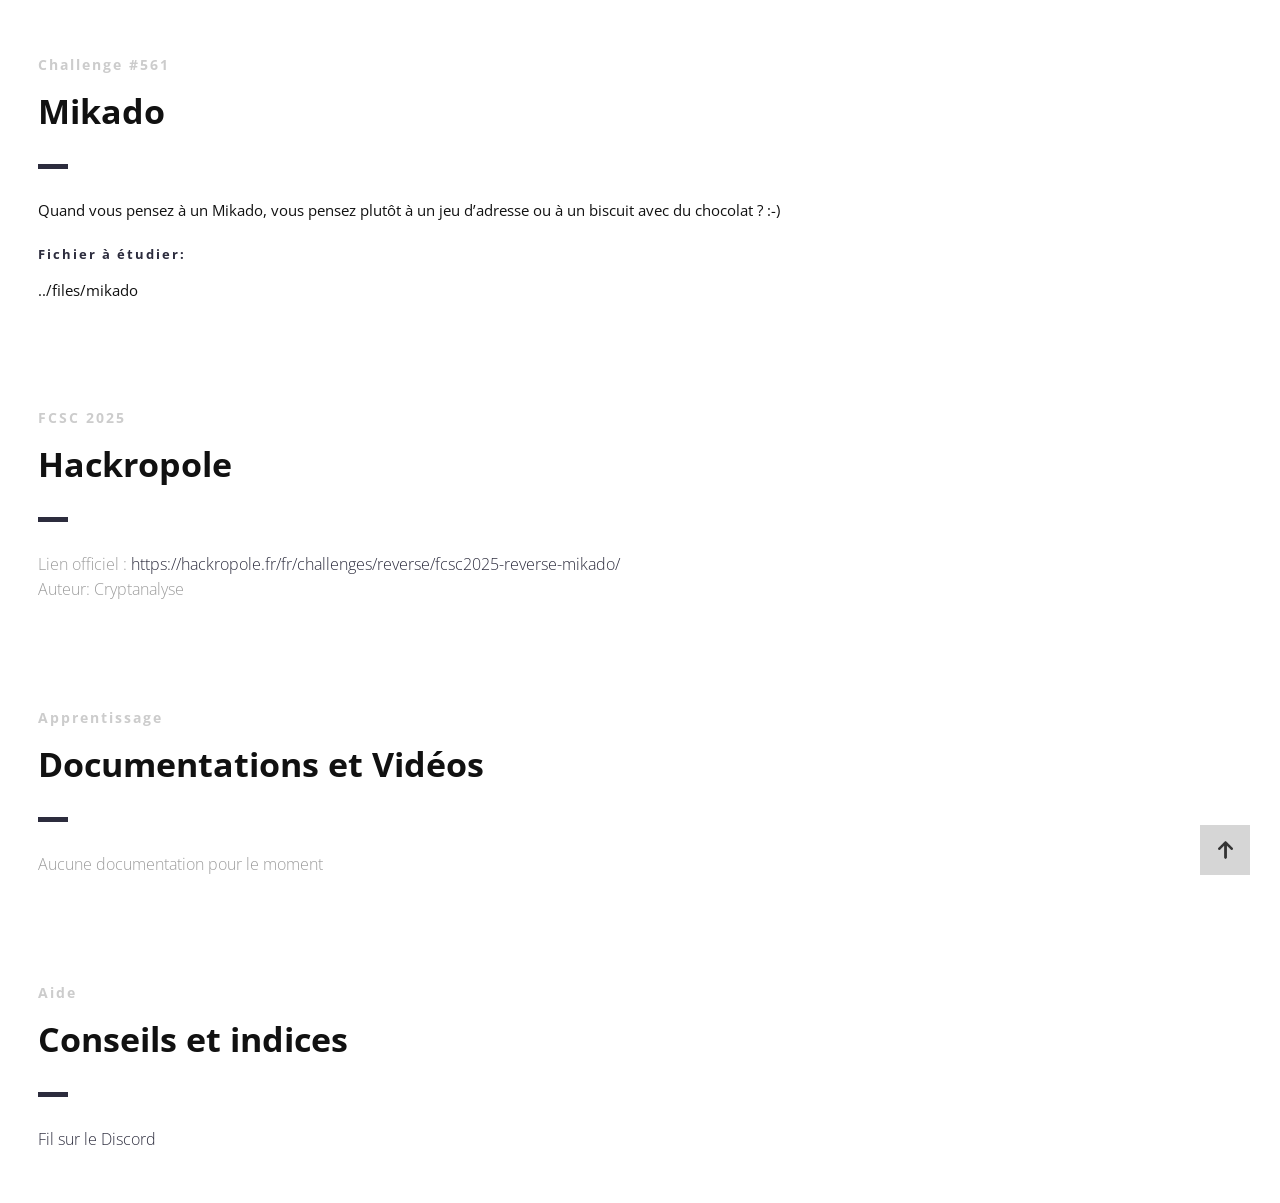
<file: presentation/index.html>
<!DOCTYPE html>
<html>

<head lang="fr">
    <meta charset="UTF-8">
    <!--Page Title-->
    <title>Hack-Oeil - Les CTFs de Cyrhades</title>
    <!--Meta Keywords and Description-->
    <meta name="keywords" content="">
    <meta name="description" content="">
    <meta name="viewport" content="width=device-width, initial-scale=1.0, user-scalable=no" />
    <link rel="shortcut icon" href="./assets/images/favicon.ico" title="Favicon" />
    <link rel="stylesheet" href="./assets/css/style.css">
    <link href='https://fonts.googleapis.com/css?family=Open+Sans:400,300,600,700,800' rel='stylesheet' type='text/css'>
    <script src="./assets/js/highlight.min.js"></script>
    <script>
        document.addEventListener('DOMContentLoaded', () => {
            // Vérifie si la fenêtre est dans une iframe
            if (window.self !== window.top) {
                document.querySelectorAll('a').forEach((link) => {
                    link.addEventListener('click', (event) => {
                        const a = event.target.closest('a[href^="http"]');
                        if (a) {
                            event.preventDefault();
                            window.parent.postMessage({
                                type: "open-external",
                                url: a.href
                            }, "*");
                        }
                    });
                });
            }
            // Active la coloration syntaxique :
            if (window.hljs) {
                hljs.highlightAll();
            } else {
                console.error("Highlight.js non chargé !");
            }
        });
    </script>
</head>

<body>

    <div id="wrapper">
        <!--Main Content Area-->
        <main id="content">
            <!--Ctf-->
            <section class="ctf scrollto">
                <article class="row clearfix">
                    <div class="col-1">
                        <div class="section-heading">
                            <h3>Challenge #561</h3>
                            <h2 class="section-title">Mikado</h2>
                            <p>
Quand vous pensez à un Mikado, vous pensez plutôt à un jeu d’adresse ou à un biscuit avec du chocolat ? :-)
                            </p>
                            <h4>Fichier à étudier:</h4>
                            <p>../files/mikado</p>
                        </div>
                    </div>
                </article>

                <article class="row clearfix">
                    <div class="col-1">
                        <div class="section-heading">
                            <h3>FCSC 2025</h3>
                            <h2 class="section-title">Hackropole</h2>
                            <p class="section-subtitle">
                                Lien officiel :
                                <a target="_blank" href="https://hackropole.fr/fr/challenges/reverse/fcsc2025-reverse-mikado/">https://hackropole.fr/fr/challenges/reverse/fcsc2025-reverse-mikado/</a>
                                <br />
                                Auteur: Cryptanalyse
                            </p>
                        </div>
                    </div>
                </article>

                <article class="row clearfix">
                    <div class="col-1">
                        <div class="section-heading">
                            <h3>Apprentissage</h3>
                            <h2 class="section-title">Documentations et Vidéos</h2>
                            <p class="section-subtitle">
                                Aucune documentation pour le moment
                            </p>
                        </div>
                    </div>
                </article>

                <article class="row clearfix">
                    <div class="col-1">
                        <div class="section-heading">
                            <h3>Aide</h3>
                            <h2 class="section-title">Conseils et indices</h2>
                            <p class="section-subtitle">
                                <a target="_blank"
                                    href="https://discord.com/channels/1175764392307077120/1175764601716092948">Fil sur
                                    le Discord</a>
                            </p>
                        </div>
                    </div>
                </article>
            </section>
            <!--End of Ctf-->
        </main>
        <!--End Main Content Area-->

        <a id="scrollUp" href="#wrapper" style="position: fixed; z-index: 1000;"
            aria-label="Remonter en haut de la page" title="Remonter en tête de site"></a>
    </div>
</body>

</html>
</file>
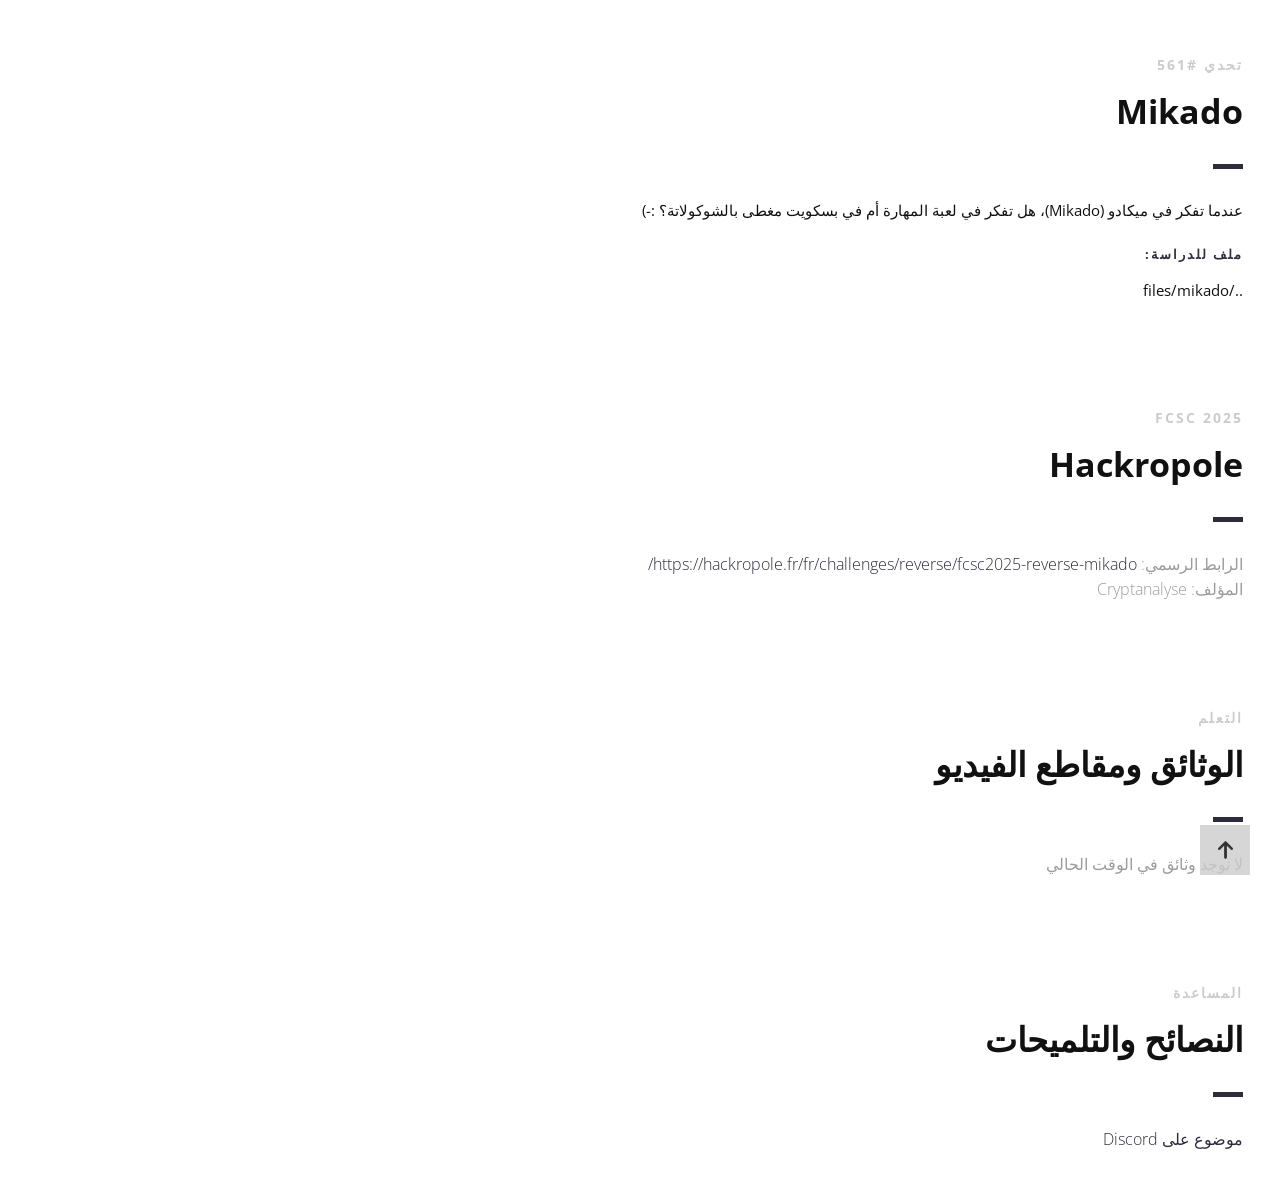
<file: presentation/index_ar.html>
<!DOCTYPE html>
<html lang="ar" dir="rtl">

<head>
    <meta charset="UTF-8">
    <!--Page Title-->
    <title>Hack-Oeil - تحديات Cyrhades CTF</title>
    <!--Meta Keywords and Description-->
    <meta name="keywords" content="">
    <meta name="description" content="">
    <meta name="viewport" content="width=device-width, initial-scale=1.0, user-scalable=no" />
    <link rel="shortcut icon" href="./assets/images/favicon.ico" title="Favicon" />
    <link rel="stylesheet" href="./assets/css/style.css">
    <link href='https://fonts.googleapis.com/css?family=Open+Sans:400,300,600,700,800' rel='stylesheet' type='text/css'>
    <script src="./assets/js/highlight.min.js"></script>
    <script>
        document.addEventListener('DOMContentLoaded', () => {
            // التحقق مما إذا كانت النافذة داخل إطار iframe
            if (window.self !== window.top) {
                document.querySelectorAll('a').forEach((link) => {
                    link.addEventListener('click', (event) => {
                        const a = event.target.closest('a[href^="http"]');
                        if (a) {
                            event.preventDefault();
                            window.parent.postMessage({
                                type: "open-external",
                                url: a.href
                            }, "*");
                        }
                    });
                });
            }
            // تفعيل تمييز بناء الجملة:
            if (window.hljs) {
                hljs.highlightAll();
            } else {
                console.error("Highlight.js غير محمل!");
            }
        });
    </script>
</head>

<body>

    <div id="wrapper">
        <!--Main Content Area-->
        <main id="content">
            <!--Ctf-->
            <section class="ctf scrollto">
                <article class="row clearfix">
                    <div class="col-1">
                        <div class="section-heading">
                            <h3>تحدي #561</h3>
                            <h2 class="section-title">Mikado</h2>
                            <p>
عندما تفكر في ميكادو (Mikado)، هل تفكر في لعبة المهارة أم في بسكويت مغطى بالشوكولاتة؟ :-)
                            </p>
                            <h4>ملف للدراسة:</h4>
                            <p>../files/mikado</p>
                        </div>
                    </div>
                </article>

                <article class="row clearfix">
                    <div class="col-1">
                        <div class="section-heading">
                            <h3>FCSC 2025</h3>
                            <h2 class="section-title">Hackropole</h2>
                            <p class="section-subtitle">
                                الرابط الرسمي:
                                <a target="_blank" href="https://hackropole.fr/fr/challenges/reverse/fcsc2025-reverse-mikado/">https://hackropole.fr/fr/challenges/reverse/fcsc2025-reverse-mikado/</a>
                                <br />
                                المؤلف: Cryptanalyse
                            </p>
                        </div>
                    </div>
                </article>

                <article class="row clearfix">
                    <div class="col-1">
                        <div class="section-heading">
                            <h3>التعلم</h3>
                            <h2 class="section-title">الوثائق ومقاطع الفيديو</h2>
                            <p class="section-subtitle">
                                لا توجد وثائق في الوقت الحالي
                            </p>
                        </div>
                    </div>
                </article>

                <article class="row clearfix">
                    <div class="col-1">
                        <div class="section-heading">
                            <h3>المساعدة</h3>
                            <h2 class="section-title">النصائح والتلميحات</h2>
                            <p class="section-subtitle">
                                <a target="_blank"
                                    href="https://discord.com/channels/1175764392307077120/1175764601716092948">موضوع على Discord</a>
                            </p>
                        </div>
                    </div>
                </article>
            </section>
            <!--End of Ctf-->
        </main>
        <!--End Main Content Area-->

        <a id="scrollUp" href="#wrapper" style="position: fixed; z-index: 1000;"
            aria-label="الرجوع إلى أعلى الصفحة" title="الرجوع إلى أعلى الصفحة"></a>
    </div>
</body>

</html>
</file>
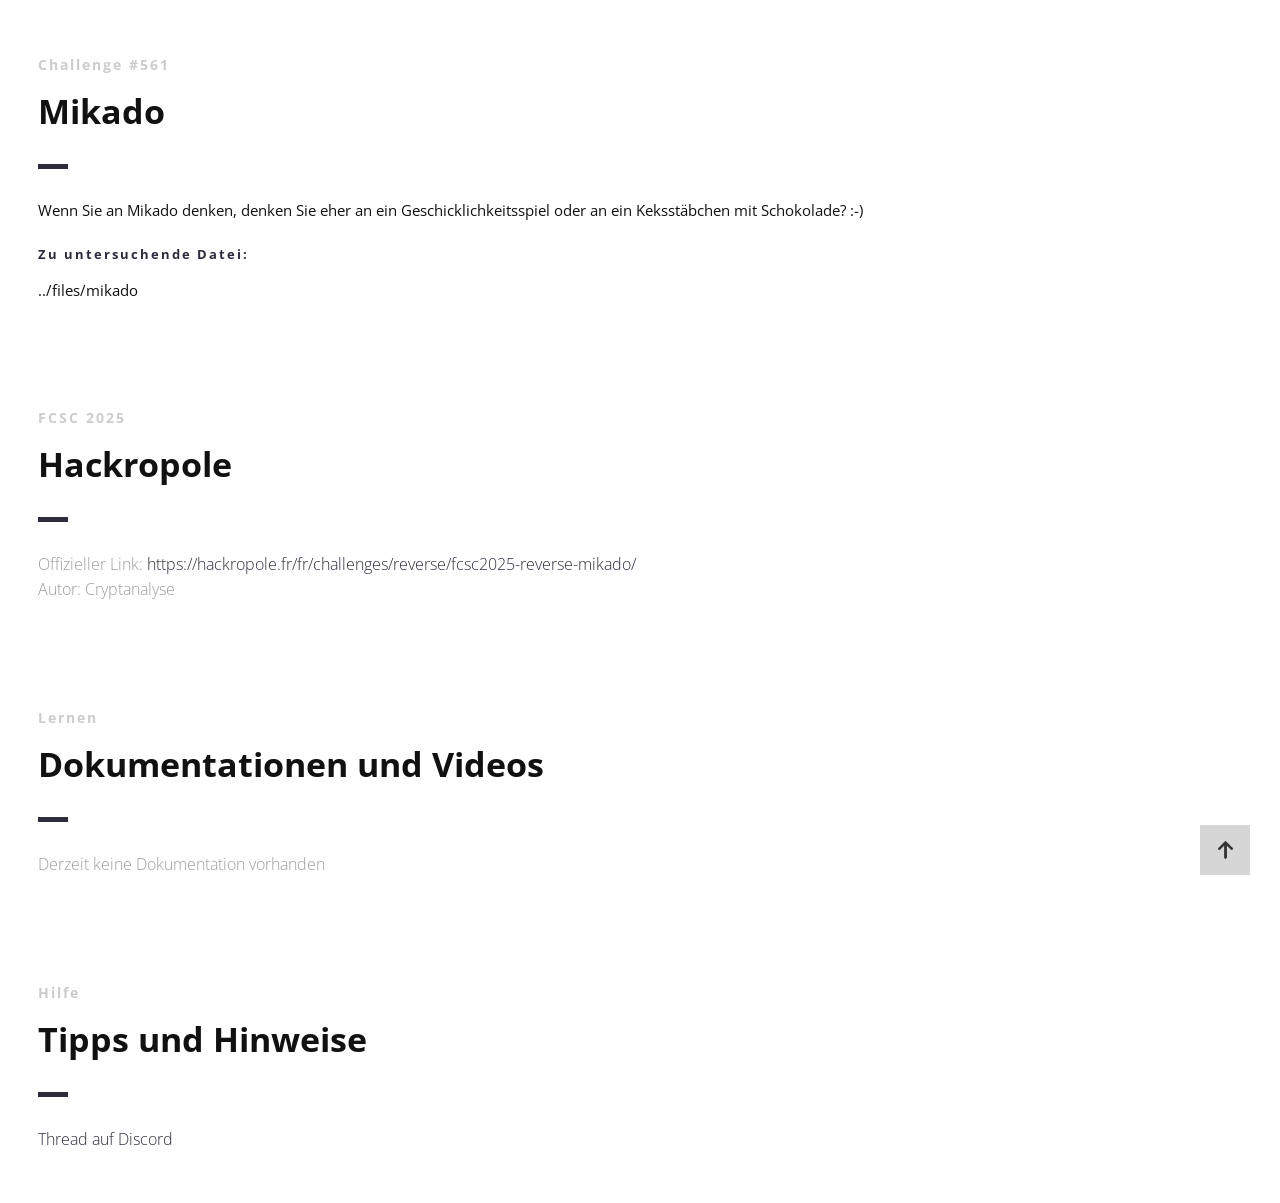
<file: presentation/index_de.html>
<!DOCTYPE html>
<html lang="de">

<head>
    <meta charset="UTF-8">
    <!--Page Title-->
    <title>Hack-Oeil - Die CTFs von Cyrhades</title>
    <!--Meta Keywords and Description-->
    <meta name="keywords" content="">
    <meta name="description" content="">
    <meta name="viewport" content="width=device-width, initial-scale=1.0, user-scalable=no" />
    <link rel="shortcut icon" href="./assets/images/favicon.ico" title="Favicon" />
    <link rel="stylesheet" href="./assets/css/style.css">
    <link href='https://fonts.googleapis.com/css?family=Open+Sans:400,300,600,700,800' rel='stylesheet' type='text/css'>
    <script src="./assets/js/highlight.min.js"></script>
    <script>
        document.addEventListener('DOMContentLoaded', () => {
            // Prüft, ob das Fenster in einem Iframe liegt
            if (window.self !== window.top) {
                document.querySelectorAll('a').forEach((link) => {
                    link.addEventListener('click', (event) => {
                        const a = event.target.closest('a[href^="http"]');
                        if (a) {
                            event.preventDefault();
                            window.parent.postMessage({
                                type: "open-external",
                                url: a.href
                            }, "*");
                        }
                    });
                });
            }
            // Syntax-Highlighting aktivieren:
            if (window.hljs) {
                hljs.highlightAll();
            } else {
                console.error("Highlight.js nicht geladen!");
            }
        });
    </script>
</head>

<body>

    <div id="wrapper">
        <!--Main Content Area-->
        <main id="content">
            <!--Ctf-->
            <section class="ctf scrollto">
                <article class="row clearfix">
                    <div class="col-1">
                        <div class="section-heading">
                            <h3>Challenge #561</h3>
                            <h2 class="section-title">Mikado</h2>
                            <p>
Wenn Sie an Mikado denken, denken Sie eher an ein Geschicklichkeitsspiel oder an ein Keksstäbchen mit Schokolade? :-)
                            </p>
                            <h4>Zu untersuchende Datei:</h4>
                            <p>../files/mikado</p>
                        </div>
                    </div>
                </article>

                <article class="row clearfix">
                    <div class="col-1">
                        <div class="section-heading">
                            <h3>FCSC 2025</h3>
                            <h2 class="section-title">Hackropole</h2>
                            <p class="section-subtitle">
                                Offizieller Link:
                                <a target="_blank" href="https://hackropole.fr/fr/challenges/reverse/fcsc2025-reverse-mikado/">https://hackropole.fr/fr/challenges/reverse/fcsc2025-reverse-mikado/</a>
                                <br />
                                Autor: Cryptanalyse
                            </p>
                        </div>
                    </div>
                </article>

                <article class="row clearfix">
                    <div class="col-1">
                        <div class="section-heading">
                            <h3>Lernen</h3>
                            <h2 class="section-title">Dokumentationen und Videos</h2>
                            <p class="section-subtitle">
                                Derzeit keine Dokumentation vorhanden
                            </p>
                        </div>
                    </div>
                </article>

                <article class="row clearfix">
                    <div class="col-1">
                        <div class="section-heading">
                            <h3>Hilfe</h3>
                            <h2 class="section-title">Tipps und Hinweise</h2>
                            <p class="section-subtitle">
                                <a target="_blank"
                                    href="https://discord.com/channels/1175764392307077120/1175764601716092948">Thread auf Discord</a>
                            </p>
                        </div>
                    </div>
                </article>
            </section>
            <!--End of Ctf-->
        </main>
        <!--End Main Content Area-->

        <a id="scrollUp" href="#wrapper" style="position: fixed; z-index: 1000;"
            aria-label="Nach oben scrollen" title="Nach oben scrollen"></a>
    </div>
</body>

</html>
</file>
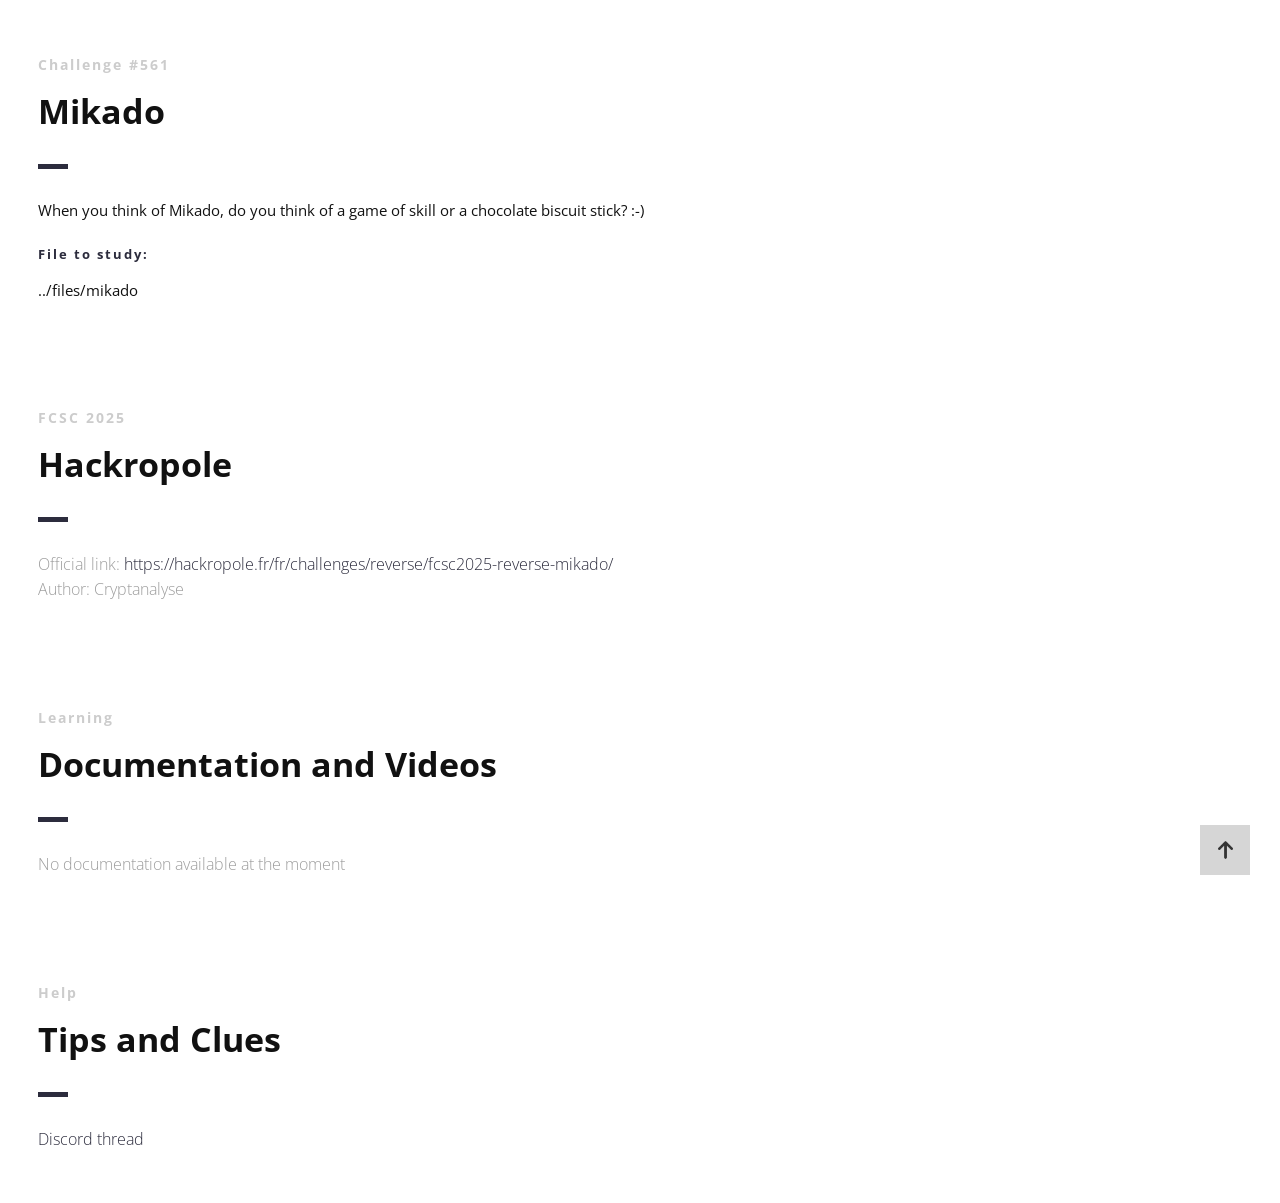
<file: presentation/index_en.html>
<!DOCTYPE html>
<html lang="en">

<head>
    <meta charset="UTF-8">
    <!--Page Title-->
    <title>Hack-Oeil - Cyrhades CTFs</title>
    <!--Meta Keywords and Description-->
    <meta name="keywords" content="">
    <meta name="description" content="">
    <meta name="viewport" content="width=device-width, initial-scale=1.0, user-scalable=no" />
    <link rel="shortcut icon" href="./assets/images/favicon.ico" title="Favicon" />
    <link rel="stylesheet" href="./assets/css/style.css">
    <link href='https://fonts.googleapis.com/css?family=Open+Sans:400,300,600,700,800' rel='stylesheet' type='text/css'>
    <script src="./assets/js/highlight.min.js"></script>
    <script>
        document.addEventListener('DOMContentLoaded', () => {
            // Check if window is in an iframe
            if (window.self !== window.top) {
                document.querySelectorAll('a').forEach((link) => {
                    link.addEventListener('click', (event) => {
                        const a = event.target.closest('a[href^="http"]');
                        if (a) {
                            event.preventDefault();
                            window.parent.postMessage({
                                type: "open-external",
                                url: a.href
                            }, "*");
                        }
                    });
                });
            }
            // Enable syntax highlighting:
            if (window.hljs) {
                hljs.highlightAll();
            } else {
                console.error("Highlight.js not loaded!");
            }
        });
    </script>
</head>

<body>

    <div id="wrapper">
        <!--Main Content Area-->
        <main id="content">
            <!--Ctf-->
            <section class="ctf scrollto">
                <article class="row clearfix">
                    <div class="col-1">
                        <div class="section-heading">
                            <h3>Challenge #561</h3>
                            <h2 class="section-title">Mikado</h2>
                            <p>
When you think of Mikado, do you think of a game of skill or a chocolate biscuit stick? :-)
                            </p>
                            <h4>File to study:</h4>
                            <p>../files/mikado</p>
                        </div>
                    </div>
                </article>

                <article class="row clearfix">
                    <div class="col-1">
                        <div class="section-heading">
                            <h3>FCSC 2025</h3>
                            <h2 class="section-title">Hackropole</h2>
                            <p class="section-subtitle">
                                Official link:
                                <a target="_blank" href="https://hackropole.fr/fr/challenges/reverse/fcsc2025-reverse-mikado/">https://hackropole.fr/fr/challenges/reverse/fcsc2025-reverse-mikado/</a>
                                <br />
                                Author: Cryptanalyse
                            </p>
                        </div>
                    </div>
                </article>

                <article class="row clearfix">
                    <div class="col-1">
                        <div class="section-heading">
                            <h3>Learning</h3>
                            <h2 class="section-title">Documentation and Videos</h2>
                            <p class="section-subtitle">
                                No documentation available at the moment
                            </p>
                        </div>
                    </div>
                </article>

                <article class="row clearfix">
                    <div class="col-1">
                        <div class="section-heading">
                            <h3>Help</h3>
                            <h2 class="section-title">Tips and Clues</h2>
                            <p class="section-subtitle">
                                <a target="_blank"
                                    href="https://discord.com/channels/1175764392307077120/1175764601716092948">Discord thread</a>
                            </p>
                        </div>
                    </div>
                </article>
            </section>
            <!--End of Ctf-->
        </main>
        <!--End Main Content Area-->

        <a id="scrollUp" href="#wrapper" style="position: fixed; z-index: 1000;"
            aria-label="Back to top" title="Back to top"></a>
    </div>
</body>

</html>
</file>
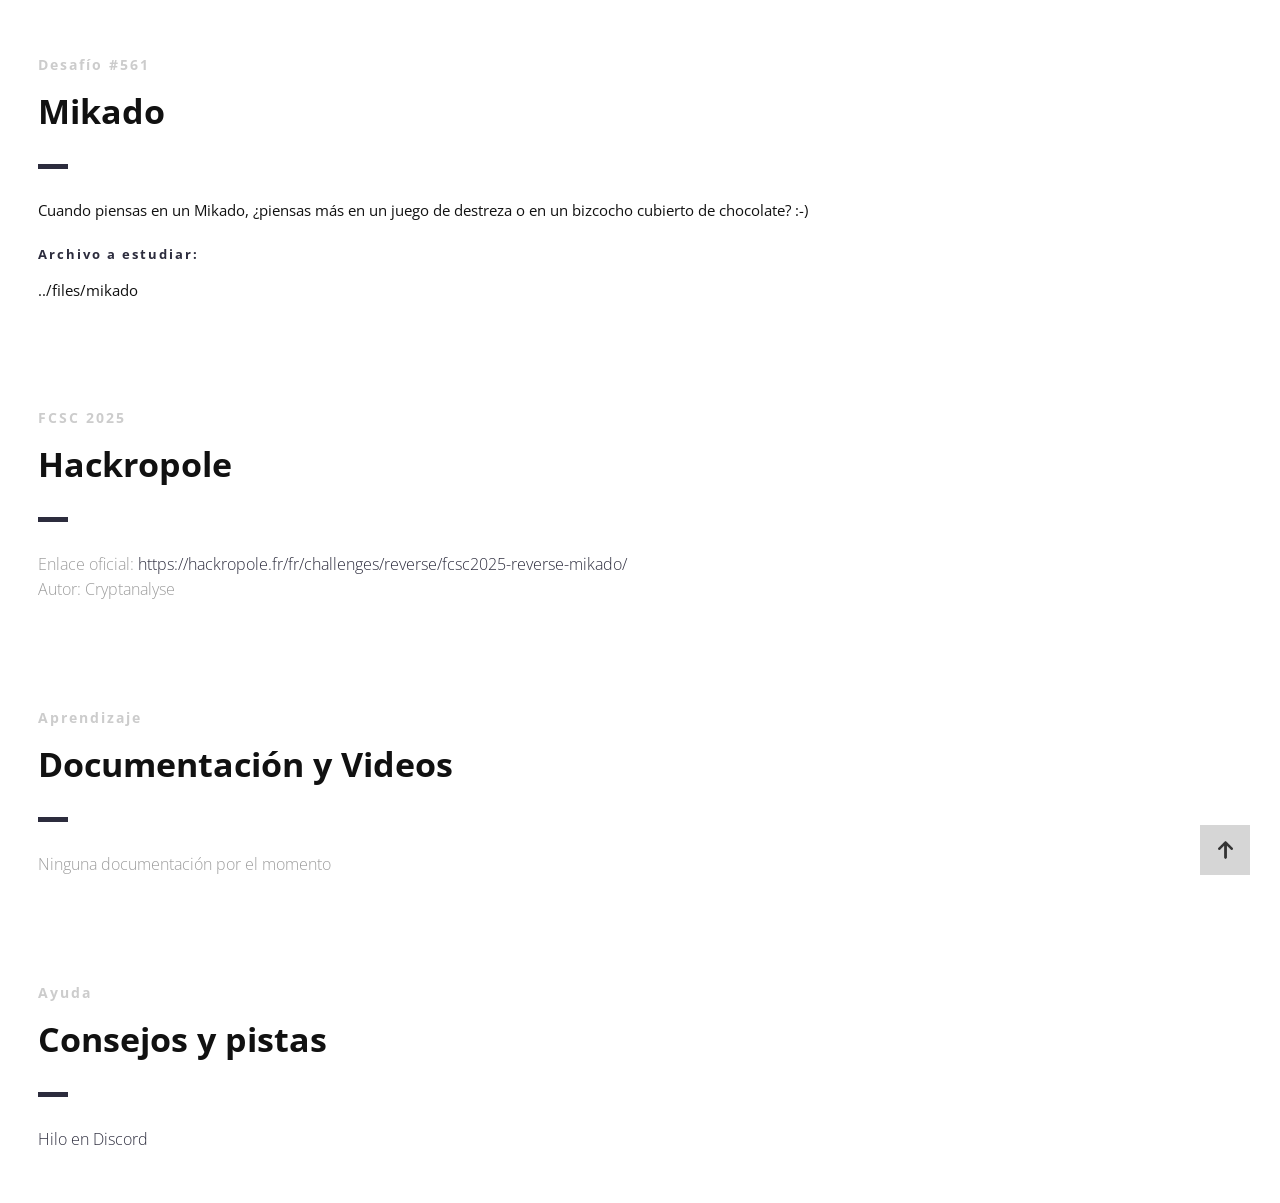
<file: presentation/index_es.html>
<!DOCTYPE html>
<html lang="es">

<head>
    <meta charset="UTF-8">
    <!--Page Title-->
    <title>Hack-Oeil - Los CTFs de Cyrhades</title>
    <!--Meta Keywords and Description-->
    <meta name="keywords" content="">
    <meta name="description" content="">
    <meta name="viewport" content="width=device-width, initial-scale=1.0, user-scalable=no" />
    <link rel="shortcut icon" href="./assets/images/favicon.ico" title="Favicon" />
    <link rel="stylesheet" href="./assets/css/style.css">
    <link href='https://fonts.googleapis.com/css?family=Open+Sans:400,300,600,700,800' rel='stylesheet' type='text/css'>
    <script src="./assets/js/highlight.min.js"></script>
    <script>
        document.addEventListener('DOMContentLoaded', () => {
            // Comprueba si la ventana está en un iframe
            if (window.self !== window.top) {
                document.querySelectorAll('a').forEach((link) => {
                    link.addEventListener('click', (event) => {
                        const a = event.target.closest('a[href^="http"]');
                        if (a) {
                            event.preventDefault();
                            window.parent.postMessage({
                                type: "open-external",
                                url: a.href
                            }, "*");
                        }
                    });
                });
            }
            // Activa el resaltado de sintaxis:
            if (window.hljs) {
                hljs.highlightAll();
            } else {
                console.error("¡Highlight.js no está cargado!");
            }
        });
    </script>
</head>

<body>

    <div id="wrapper">
        <!--Main Content Area-->
        <main id="content">
            <!--Ctf-->
            <section class="ctf scrollto">
                <article class="row clearfix">
                    <div class="col-1">
                        <div class="section-heading">
                            <h3>Desafío #561</h3>
                            <h2 class="section-title">Mikado</h2>
                            <p>
Cuando piensas en un Mikado, ¿piensas más en un juego de destreza o en un bizcocho cubierto de chocolate? :-)
                            </p>
                            <h4>Archivo a estudiar:</h4>
                            <p>../files/mikado</p>
                        </div>
                    </div>
                </article>

                <article class="row clearfix">
                    <div class="col-1">
                        <div class="section-heading">
                            <h3>FCSC 2025</h3>
                            <h2 class="section-title">Hackropole</h2>
                            <p class="section-subtitle">
                                Enlace oficial:
                                <a target="_blank" href="https://hackropole.fr/fr/challenges/reverse/fcsc2025-reverse-mikado/">https://hackropole.fr/fr/challenges/reverse/fcsc2025-reverse-mikado/</a>
                                <br />
                                Autor: Cryptanalyse
                            </p>
                        </div>
                    </div>
                </article>

                <article class="row clearfix">
                    <div class="col-1">
                        <div class="section-heading">
                            <h3>Aprendizaje</h3>
                            <h2 class="section-title">Documentación y Videos</h2>
                            <p class="section-subtitle">
                                Ninguna documentación por el momento
                            </p>
                        </div>
                    </div>
                </article>

                <article class="row clearfix">
                    <div class="col-1">
                        <div class="section-heading">
                            <h3>Ayuda</h3>
                            <h2 class="section-title">Consejos y pistas</h2>
                            <p class="section-subtitle">
                                <a target="_blank"
                                    href="https://discord.com/channels/1175764392307077120/1175764601716092948">Hilo en Discord</a>
                            </p>
                        </div>
                    </div>
                </article>
            </section>
            <!--End of Ctf-->
        </main>
        <!--End Main Content Area-->

        <a id="scrollUp" href="#wrapper" style="position: fixed; z-index: 1000;"
            aria-label="Volver arriba" title="Volver arriba"></a>
    </div>
</body>

</html>
</file>
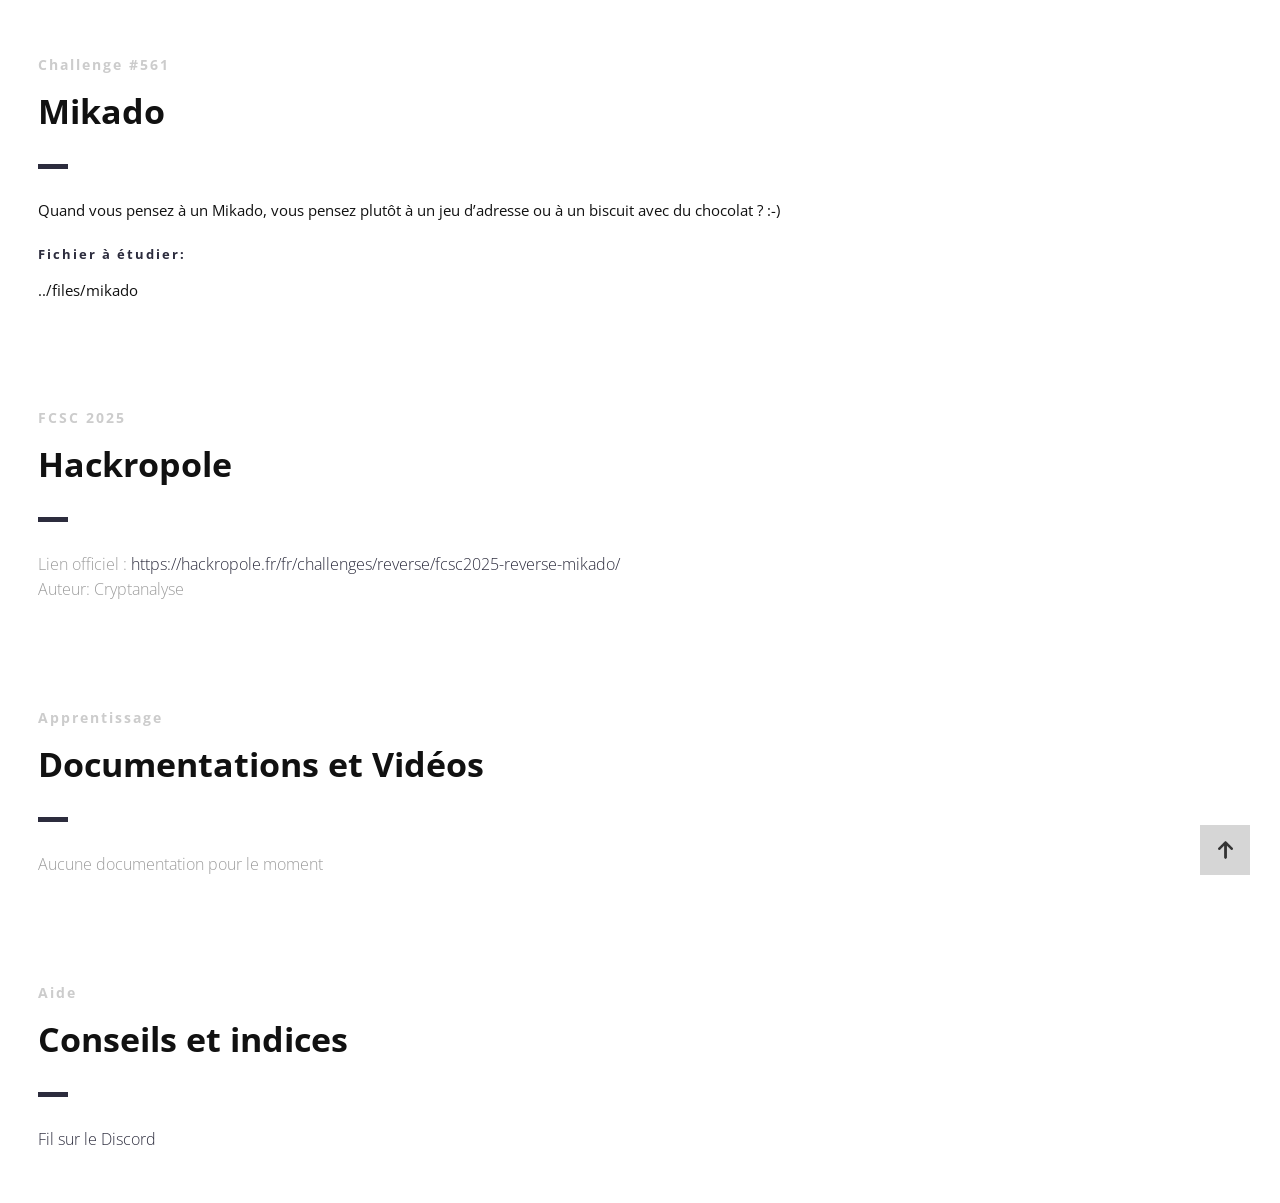
<file: presentation/index_fr.html>
<!DOCTYPE html>
<html lang="fr">

<head>
    <meta charset="UTF-8">
    <!--Page Title-->
    <title>Hack-Oeil - Les CTFs de Cyrhades</title>
    <!--Meta Keywords and Description-->
    <meta name="keywords" content="">
    <meta name="description" content="">
    <meta name="viewport" content="width=device-width, initial-scale=1.0, user-scalable=no" />
    <link rel="shortcut icon" href="./assets/images/favicon.ico" title="Favicon" />
    <link rel="stylesheet" href="./assets/css/style.css">
    <link href='https://fonts.googleapis.com/css?family=Open+Sans:400,300,600,700,800' rel='stylesheet' type='text/css'>
    <script src="./assets/js/highlight.min.js"></script>
    <script>
        document.addEventListener('DOMContentLoaded', () => {
            // Vérifie si la fenêtre est dans une iframe
            if (window.self !== window.top) {
                document.querySelectorAll('a').forEach((link) => {
                    link.addEventListener('click', (event) => {
                        const a = event.target.closest('a[href^="http"]');
                        if (a) {
                            event.preventDefault();
                            window.parent.postMessage({
                                type: "open-external",
                                url: a.href
                            }, "*");
                        }
                    });
                });
            }
            // Active la coloration syntaxique :
            if (window.hljs) {
                hljs.highlightAll();
            } else {
                console.error("Highlight.js non chargé !");
            }
        });
    </script>
</head>

<body>

    <div id="wrapper">
        <!--Main Content Area-->
        <main id="content">
            <!--Ctf-->
            <section class="ctf scrollto">
                <article class="row clearfix">
                    <div class="col-1">
                        <div class="section-heading">
                            <h3>Challenge #561</h3>
                            <h2 class="section-title">Mikado</h2>
                            <p>
Quand vous pensez à un Mikado, vous pensez plutôt à un jeu d’adresse ou à un biscuit avec du chocolat ? :-)
                            </p>
                            <h4>Fichier à étudier:</h4>
                            <p>../files/mikado</p>
                        </div>
                    </div>
                </article>

                <article class="row clearfix">
                    <div class="col-1">
                        <div class="section-heading">
                            <h3>FCSC 2025</h3>
                            <h2 class="section-title">Hackropole</h2>
                            <p class="section-subtitle">
                                Lien officiel :
                                <a target="_blank" href="https://hackropole.fr/fr/challenges/reverse/fcsc2025-reverse-mikado/">https://hackropole.fr/fr/challenges/reverse/fcsc2025-reverse-mikado/</a>
                                <br />
                                Auteur: Cryptanalyse
                            </p>
                        </div>
                    </div>
                </article>

                <article class="row clearfix">
                    <div class="col-1">
                        <div class="section-heading">
                            <h3>Apprentissage</h3>
                            <h2 class="section-title">Documentations et Vidéos</h2>
                            <p class="section-subtitle">
                                Aucune documentation pour le moment
                            </p>
                        </div>
                    </div>
                </article>

                <article class="row clearfix">
                    <div class="col-1">
                        <div class="section-heading">
                            <h3>Aide</h3>
                            <h2 class="section-title">Conseils et indices</h2>
                            <p class="section-subtitle">
                                <a target="_blank"
                                    href="https://discord.com/channels/1175764392307077120/1175764601716092948">Fil sur
                                    le Discord</a>
                            </p>
                        </div>
                    </div>
                </article>
            </section>
            <!--End of Ctf-->
        </main>
        <!--End Main Content Area-->

        <a id="scrollUp" href="#wrapper" style="position: fixed; z-index: 1000;"
            aria-label="Remonter en haut de la page" title="Remonter en tête de site"></a>
    </div>
</body>

</html>
</file>
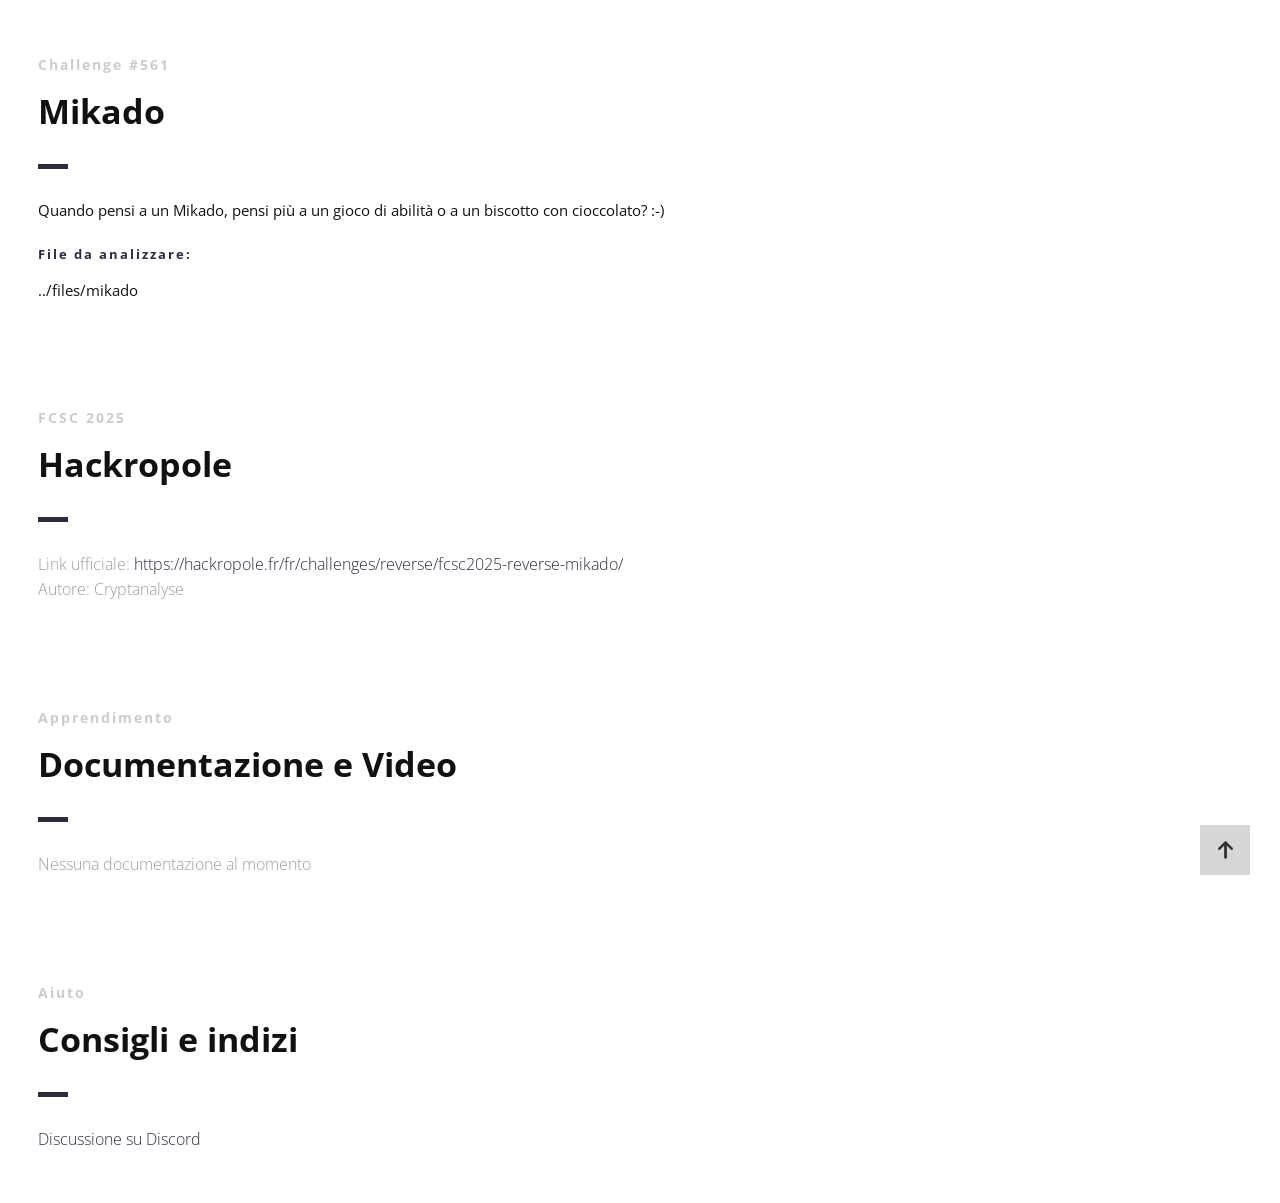
<file: presentation/index_it.html>
<!DOCTYPE html>
<html lang="it">

<head>
    <meta charset="UTF-8">
    <!--Page Title-->
    <title>Hack-Oeil - Le CTF di Cyrhades</title>
    <!--Meta Keywords and Description-->
    <meta name="keywords" content="">
    <meta name="description" content="">
    <meta name="viewport" content="width=device-width, initial-scale=1.0, user-scalable=no" />
    <link rel="shortcut icon" href="./assets/images/favicon.ico" title="Favicon" />
    <link rel="stylesheet" href="./assets/css/style.css">
    <link href='https://fonts.googleapis.com/css?family=Open+Sans:400,300,600,700,800' rel='stylesheet' type='text/css'>
    <script src="./assets/js/highlight.min.js"></script>
    <script>
        document.addEventListener('DOMContentLoaded', () => {
            // Verifica se la finestra si trova in un iframe
            if (window.self !== window.top) {
                document.querySelectorAll('a').forEach((link) => {
                    link.addEventListener('click', (event) => {
                        const a = event.target.closest('a[href^="http"]');
                        if (a) {
                            event.preventDefault();
                            window.parent.postMessage({
                                type: "open-external",
                                url: a.href
                            }, "*");
                        }
                    });
                });
            }
            // Attiva l'evidenziazione della sintassi:
            if (window.hljs) {
                hljs.highlightAll();
            } else {
                console.error("Highlight.js non caricato!");
            }
        });
    </script>
</head>

<body>

    <div id="wrapper">
        <!--Main Content Area-->
        <main id="content">
            <!--Ctf-->
            <section class="ctf scrollto">
                <article class="row clearfix">
                    <div class="col-1">
                        <div class="section-heading">
                            <h3>Challenge #561</h3>
                            <h2 class="section-title">Mikado</h2>
                            <p>
Quando pensi a un Mikado, pensi più a un gioco di abilità o a un biscotto con cioccolato? :-)
                            </p>
                            <h4>File da analizzare:</h4>
                            <p>../files/mikado</p>
                        </div>
                    </div>
                </article>

                <article class="row clearfix">
                    <div class="col-1">
                        <div class="section-heading">
                            <h3>FCSC 2025</h3>
                            <h2 class="section-title">Hackropole</h2>
                            <p class="section-subtitle">
                                Link ufficiale:
                                <a target="_blank" href="https://hackropole.fr/fr/challenges/reverse/fcsc2025-reverse-mikado/">https://hackropole.fr/fr/challenges/reverse/fcsc2025-reverse-mikado/</a>
                                <br />
                                Autore: Cryptanalyse
                            </p>
                        </div>
                    </div>
                </article>

                <article class="row clearfix">
                    <div class="col-1">
                        <div class="section-heading">
                            <h3>Apprendimento</h3>
                            <h2 class="section-title">Documentazione e Video</h2>
                            <p class="section-subtitle">
                                Nessuna documentazione al momento
                            </p>
                        </div>
                    </div>
                </article>

                <article class="row clearfix">
                    <div class="col-1">
                        <div class="section-heading">
                            <h3>Aiuto</h3>
                            <h2 class="section-title">Consigli e indizi</h2>
                            <p class="section-subtitle">
                                <a target="_blank"
                                    href="https://discord.com/channels/1175764392307077120/1175764601716092948">Discussione su Discord</a>
                            </p>
                        </div>
                    </div>
                </article>
            </section>
            <!--End of Ctf-->
        </main>
        <!--End Main Content Area-->

        <a id="scrollUp" href="#wrapper" style="position: fixed; z-index: 1000;"
            aria-label="Torna all'inizio della pagina" title="Torna all'inizio della pagina"></a>
    </div>
</body>

</html>
</file>
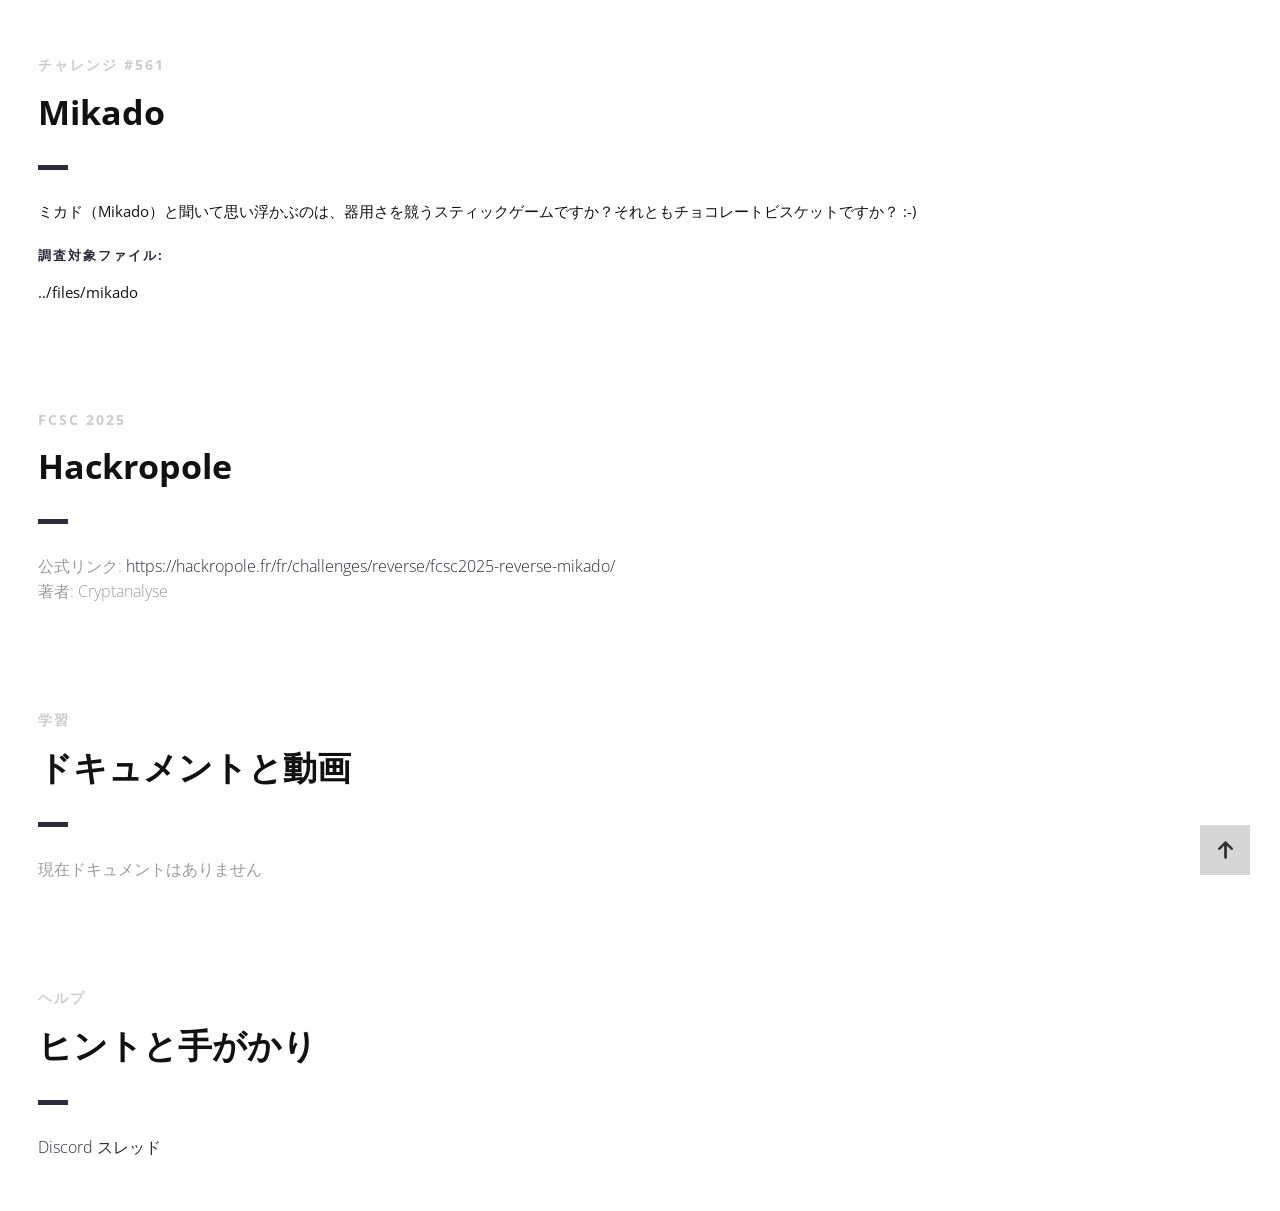
<file: presentation/index_ja.html>
<!DOCTYPE html>
<html lang="ja">

<head>
    <meta charset="UTF-8">
    <!--Page Title-->
    <title>Hack-Oeil - Cyrhades の CTF</title>
    <!--Meta Keywords and Description-->
    <meta name="keywords" content="">
    <meta name="description" content="">
    <meta name="viewport" content="width=device-width, initial-scale=1.0, user-scalable=no" />
    <link rel="shortcut icon" href="./assets/images/favicon.ico" title="Favicon" />
    <link rel="stylesheet" href="./assets/css/style.css">
    <link href='https://fonts.googleapis.com/css?family=Open+Sans:400,300,600,700,800' rel='stylesheet' type='text/css'>
    <script src="./assets/js/highlight.min.js"></script>
    <script>
        document.addEventListener('DOMContentLoaded', () => {
            // ウィンドウが iframe 内にあるか確認
            if (window.self !== window.top) {
                document.querySelectorAll('a').forEach((link) => {
                    link.addEventListener('click', (event) => {
                        const a = event.target.closest('a[href^="http"]');
                        if (a) {
                            event.preventDefault();
                            window.parent.postMessage({
                                type: "open-external",
                                url: a.href
                            }, "*");
                        }
                    });
                });
            }
            // シンタックスハイライトを有効化:
            if (window.hljs) {
                hljs.highlightAll();
            } else {
                console.error("Highlight.js が読み込まれていません！");
            }
        });
    </script>
</head>

<body>

    <div id="wrapper">
        <!--Main Content Area-->
        <main id="content">
            <!--Ctf-->
            <section class="ctf scrollto">
                <article class="row clearfix">
                    <div class="col-1">
                        <div class="section-heading">
                            <h3>チャレンジ #561</h3>
                            <h2 class="section-title">Mikado</h2>
                            <p>
ミカド（Mikado）と聞いて思い浮かぶのは、器用さを競うスティックゲームですか？それともチョコレートビスケットですか？ :-)
                            </p>
                            <h4>調査対象ファイル:</h4>
                            <p>../files/mikado</p>
                        </div>
                    </div>
                </article>

                <article class="row clearfix">
                    <div class="col-1">
                        <div class="section-heading">
                            <h3>FCSC 2025</h3>
                            <h2 class="section-title">Hackropole</h2>
                            <p class="section-subtitle">
                                公式リンク:
                                <a target="_blank" href="https://hackropole.fr/fr/challenges/reverse/fcsc2025-reverse-mikado/">https://hackropole.fr/fr/challenges/reverse/fcsc2025-reverse-mikado/</a>
                                <br />
                                著者: Cryptanalyse
                            </p>
                        </div>
                    </div>
                </article>

                <article class="row clearfix">
                    <div class="col-1">
                        <div class="section-heading">
                            <h3>学習</h3>
                            <h2 class="section-title">ドキュメントと動画</h2>
                            <p class="section-subtitle">
                                現在ドキュメントはありません
                            </p>
                        </div>
                    </div>
                </article>

                <article class="row clearfix">
                    <div class="col-1">
                        <div class="section-heading">
                            <h3>ヘルプ</h3>
                            <h2 class="section-title">ヒントと手がかり</h2>
                            <p class="section-subtitle">
                                <a target="_blank"
                                    href="https://discord.com/channels/1175764392307077120/1175764601716092948">Discord スレッド</a>
                            </p>
                        </div>
                    </div>
                </article>
            </section>
            <!--End of Ctf-->
        </main>
        <!--End Main Content Area-->

        <a id="scrollUp" href="#wrapper" style="position: fixed; z-index: 1000;"
            aria-label="ページ上部へ戻る" title="サイト上部へ戻る"></a>
    </div>
</body>

</html>
</file>
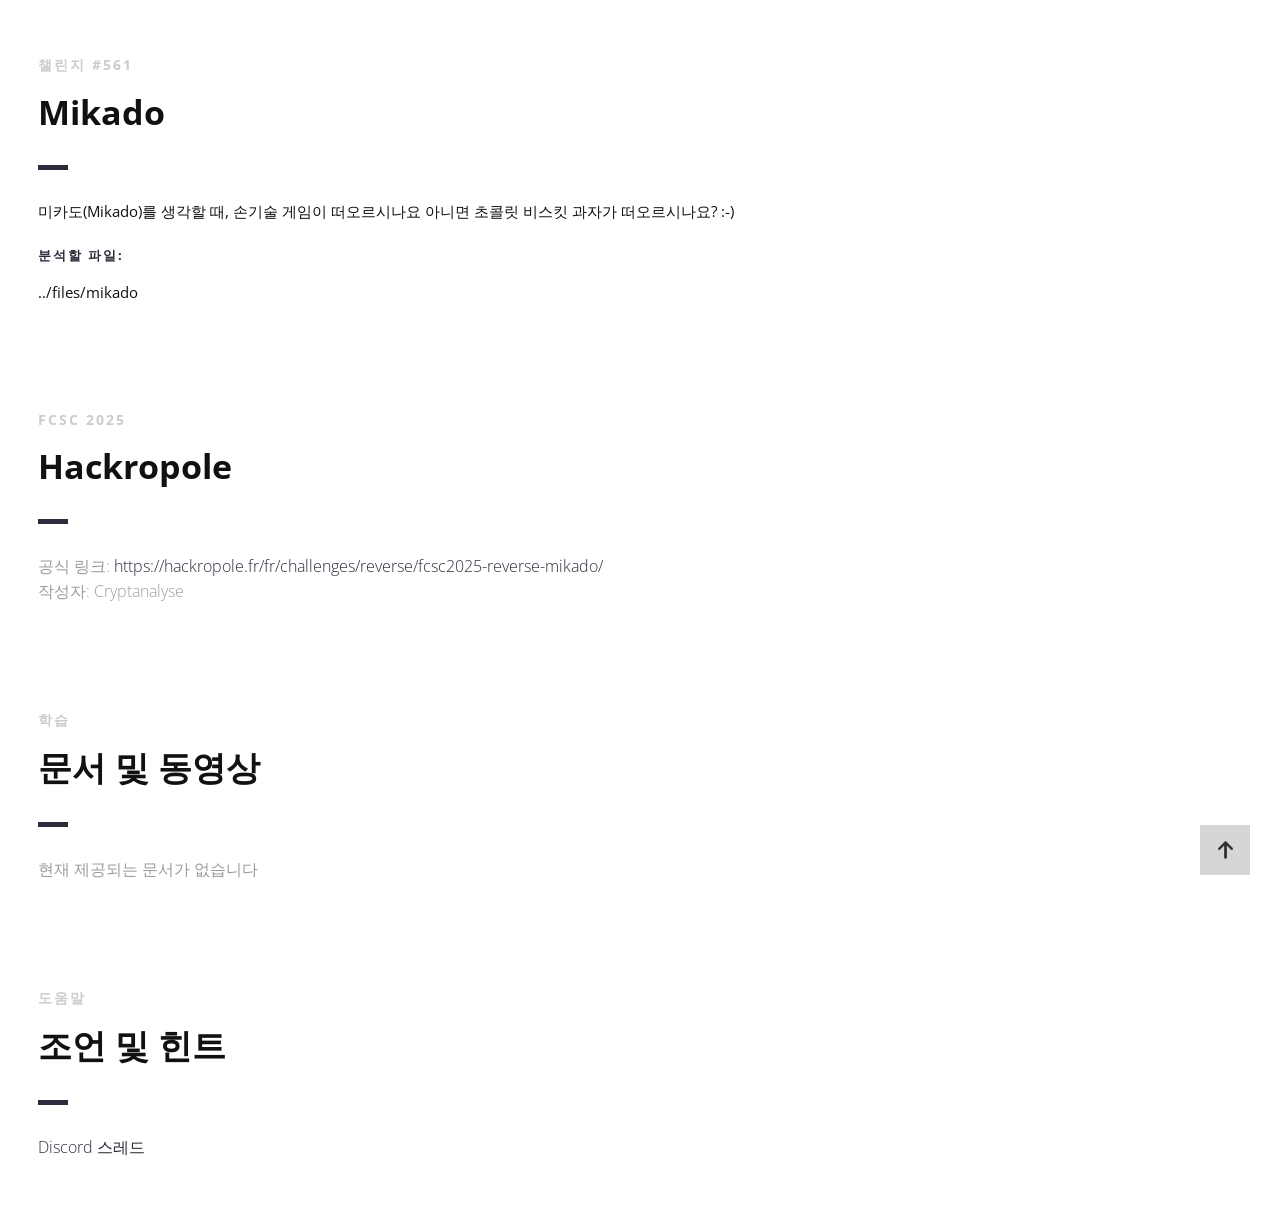
<file: presentation/index_ko.html>
<!DOCTYPE html>
<html lang="ko">

<head>
    <meta charset="UTF-8">
    <!--Page Title-->
    <title>Hack-Oeil - Cyrhades의 CTF</title>
    <!--Meta Keywords and Description-->
    <meta name="keywords" content="">
    <meta name="description" content="">
    <meta name="viewport" content="width=device-width, initial-scale=1.0, user-scalable=no" />
    <link rel="shortcut icon" href="./assets/images/favicon.ico" title="Favicon" />
    <link rel="stylesheet" href="./assets/css/style.css">
    <link href='https://fonts.googleapis.com/css?family=Open+Sans:400,300,600,700,800' rel='stylesheet' type='text/css'>
    <script src="./assets/js/highlight.min.js"></script>
    <script>
        document.addEventListener('DOMContentLoaded', () => {
            // 창이 iframe 내에 있는지 확인
            if (window.self !== window.top) {
                document.querySelectorAll('a').forEach((link) => {
                    link.addEventListener('click', (event) => {
                        const a = event.target.closest('a[href^="http"]');
                        if (a) {
                            event.preventDefault();
                            window.parent.postMessage({
                                type: "open-external",
                                url: a.href
                            }, "*");
                        }
                    });
                });
            }
            // 구문 강조 활성화:
            if (window.hljs) {
                hljs.highlightAll();
            } else {
                console.error("Highlight.js가 로드되지 않았습니다!");
            }
        });
    </script>
</head>

<body>

    <div id="wrapper">
        <!--Main Content Area-->
        <main id="content">
            <!--Ctf-->
            <section class="ctf scrollto">
                <article class="row clearfix">
                    <div class="col-1">
                        <div class="section-heading">
                            <h3>챌린지 #561</h3>
                            <h2 class="section-title">Mikado</h2>
                            <p>
미카도(Mikado)를 생각할 때, 손기술 게임이 떠오르시나요 아니면 초콜릿 비스킷 과자가 떠오르시나요? :-)
                            </p>
                            <h4>분석할 파일:</h4>
                            <p>../files/mikado</p>
                        </div>
                    </div>
                </article>

                <article class="row clearfix">
                    <div class="col-1">
                        <div class="section-heading">
                            <h3>FCSC 2025</h3>
                            <h2 class="section-title">Hackropole</h2>
                            <p class="section-subtitle">
                                공식 링크:
                                <a target="_blank" href="https://hackropole.fr/fr/challenges/reverse/fcsc2025-reverse-mikado/">https://hackropole.fr/fr/challenges/reverse/fcsc2025-reverse-mikado/</a>
                                <br />
                                작성자: Cryptanalyse
                            </p>
                        </div>
                    </div>
                </article>

                <article class="row clearfix">
                    <div class="col-1">
                        <div class="section-heading">
                            <h3>학습</h3>
                            <h2 class="section-title">문서 및 동영상</h2>
                            <p class="section-subtitle">
                                현재 제공되는 문서가 없습니다
                            </p>
                        </div>
                    </div>
                </article>

                <article class="row clearfix">
                    <div class="col-1">
                        <div class="section-heading">
                            <h3>도움말</h3>
                            <h2 class="section-title">조언 및 힌트</h2>
                            <p class="section-subtitle">
                                <a target="_blank"
                                    href="https://discord.com/channels/1175764392307077120/1175764601716092948">Discord 스레드</a>
                            </p>
                        </div>
                    </div>
                </article>
            </section>
            <!--End of Ctf-->
        </main>
        <!--End Main Content Area-->

        <a id="scrollUp" href="#wrapper" style="position: fixed; z-index: 1000;"
            aria-label="페이지 맨 위로 이동" title="사이트 맨 위로 이동"></a>
    </div>
</body>

</html>
</file>
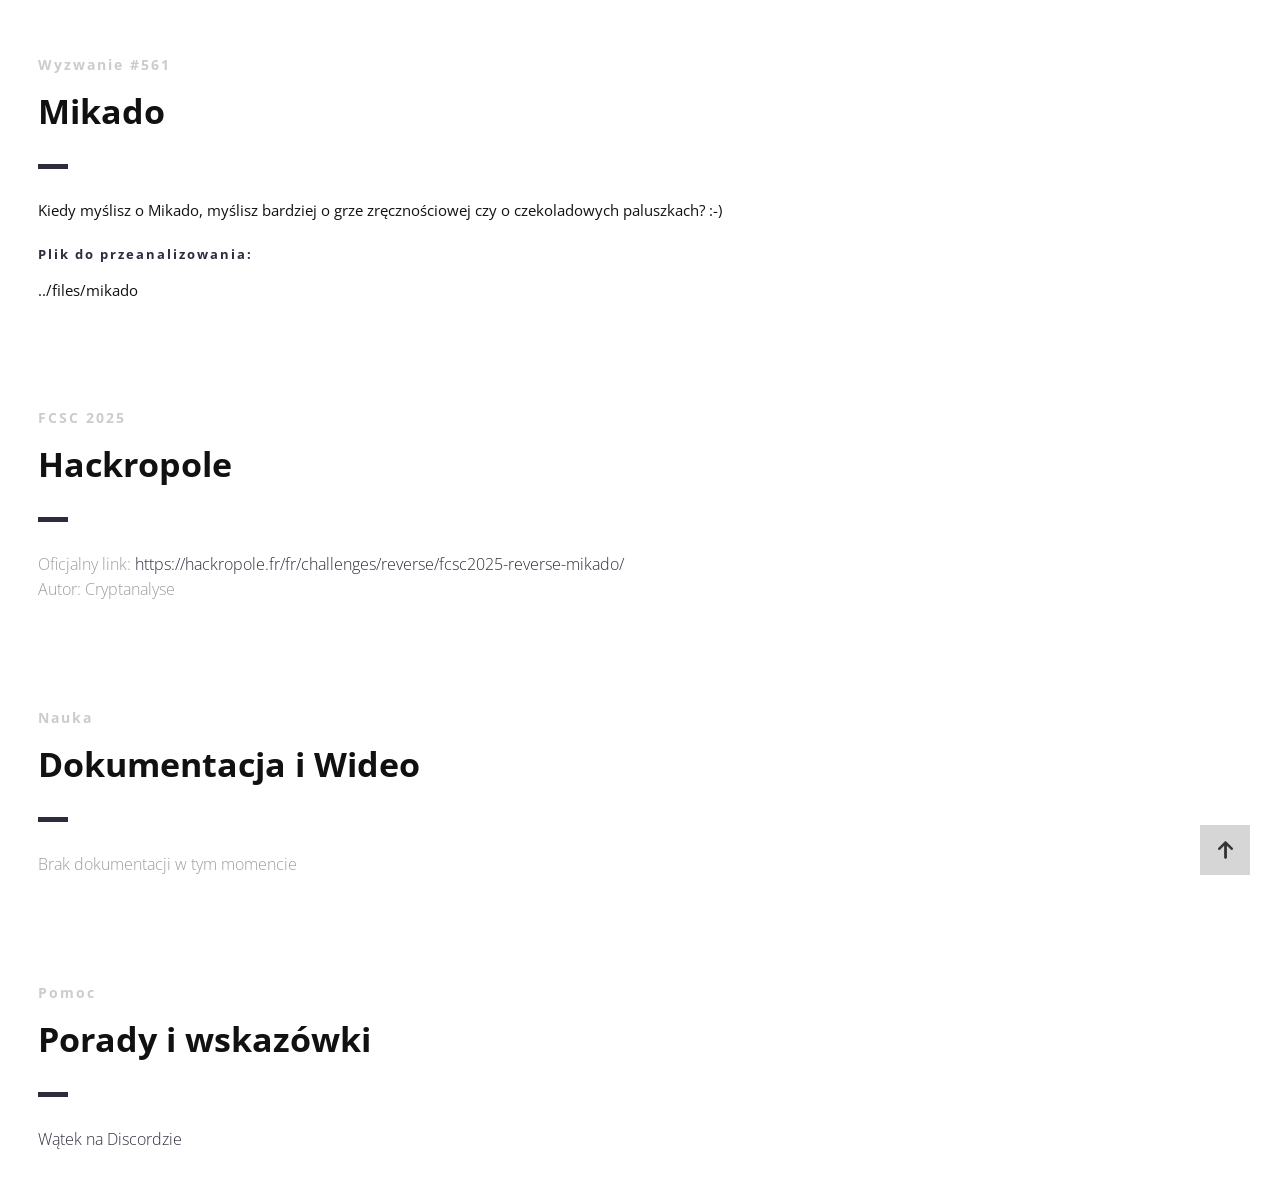
<file: presentation/index_pl.html>
<!DOCTYPE html>
<html lang="pl">

<head>
    <meta charset="UTF-8">
    <!--Page Title-->
    <title>Hack-Oeil - CTF od Cyrhades</title>
    <!--Meta Keywords and Description-->
    <meta name="keywords" content="">
    <meta name="description" content="">
    <meta name="viewport" content="width=device-width, initial-scale=1.0, user-scalable=no" />
    <link rel="shortcut icon" href="./assets/images/favicon.ico" title="Favicon" />
    <link rel="stylesheet" href="./assets/css/style.css">
    <link href='https://fonts.googleapis.com/css?family=Open+Sans:400,300,600,700,800' rel='stylesheet' type='text/css'>
    <script src="./assets/js/highlight.min.js"></script>
    <script>
        document.addEventListener('DOMContentLoaded', () => {
            // Sprawdza, czy okno znajduje się w ramce iframe
            if (window.self !== window.top) {
                document.querySelectorAll('a').forEach((link) => {
                    link.addEventListener('click', (event) => {
                        const a = event.target.closest('a[href^="http"]');
                        if (a) {
                            event.preventDefault();
                            window.parent.postMessage({
                                type: "open-external",
                                url: a.href
                            }, "*");
                        }
                    });
                });
            }
            // Włącz podświetlanie składni:
            if (window.hljs) {
                hljs.highlightAll();
            } else {
                console.error("Highlight.js nie został załadowany!");
            }
        });
    </script>
</head>

<body>

    <div id="wrapper">
        <!--Main Content Area-->
        <main id="content">
            <!--Ctf-->
            <section class="ctf scrollto">
                <article class="row clearfix">
                    <div class="col-1">
                        <div class="section-heading">
                            <h3>Wyzwanie #561</h3>
                            <h2 class="section-title">Mikado</h2>
                            <p>
Kiedy myślisz o Mikado, myślisz bardziej o grze zręcznościowej czy o czekoladowych paluszkach? :-)
                            </p>
                            <h4>Plik do przeanalizowania:</h4>
                            <p>../files/mikado</p>
                        </div>
                    </div>
                </article>

                <article class="row clearfix">
                    <div class="col-1">
                        <div class="section-heading">
                            <h3>FCSC 2025</h3>
                            <h2 class="section-title">Hackropole</h2>
                            <p class="section-subtitle">
                                Oficjalny link:
                                <a target="_blank" href="https://hackropole.fr/fr/challenges/reverse/fcsc2025-reverse-mikado/">https://hackropole.fr/fr/challenges/reverse/fcsc2025-reverse-mikado/</a>
                                <br />
                                Autor: Cryptanalyse
                            </p>
                        </div>
                    </div>
                </article>

                <article class="row clearfix">
                    <div class="col-1">
                        <div class="section-heading">
                            <h3>Nauka</h3>
                            <h2 class="section-title">Dokumentacja i Wideo</h2>
                            <p class="section-subtitle">
                                Brak dokumentacji w tym momencie
                            </p>
                        </div>
                    </div>
                </article>

                <article class="row clearfix">
                    <div class="col-1">
                        <div class="section-heading">
                            <h3>Pomoc</h3>
                            <h2 class="section-title">Porady i wskazówki</h2>
                            <p class="section-subtitle">
                                <a target="_blank"
                                    href="https://discord.com/channels/1175764392307077120/1175764601716092948">Wątek na Discordzie</a>
                            </p>
                        </div>
                    </div>
                </article>
            </section>
            <!--End of Ctf-->
        </main>
        <!--End Main Content Area-->

        <a id="scrollUp" href="#wrapper" style="position: fixed; z-index: 1000;"
            aria-label="Przewiń do góry" title="Przewiń na górę strony"></a>
    </div>
</body>

</html>
</file>
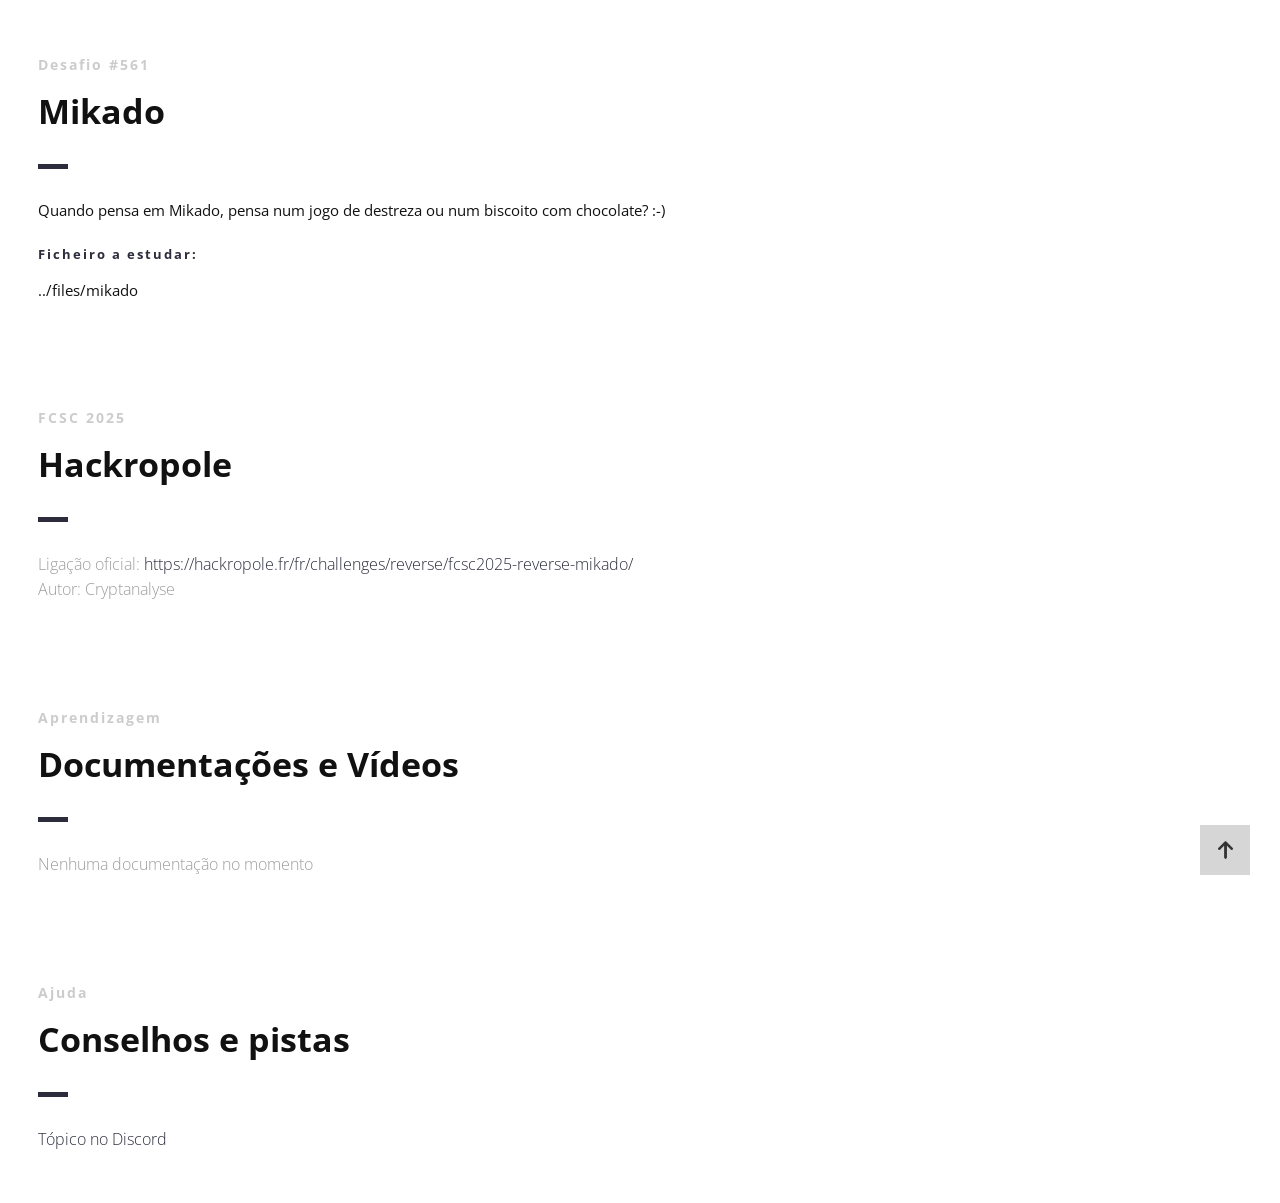
<file: presentation/index_pt.html>
<!DOCTYPE html>
<html lang="pt">

<head>
    <meta charset="UTF-8">
    <!--Page Title-->
    <title>Hack-Oeil - Os CTFs de Cyrhades</title>
    <!--Meta Keywords and Description-->
    <meta name="keywords" content="">
    <meta name="description" content="">
    <meta name="viewport" content="width=device-width, initial-scale=1.0, user-scalable=no" />
    <link rel="shortcut icon" href="./assets/images/favicon.ico" title="Favicon" />
    <link rel="stylesheet" href="./assets/css/style.css">
    <link href='https://fonts.googleapis.com/css?family=Open+Sans:400,300,600,700,800' rel='stylesheet' type='text/css'>
    <script src="./assets/js/highlight.min.js"></script>
    <script>
        document.addEventListener('DOMContentLoaded', () => {
            // Verifica se a janela está num iframe
            if (window.self !== window.top) {
                document.querySelectorAll('a').forEach((link) => {
                    link.addEventListener('click', (event) => {
                        const a = event.target.closest('a[href^="http"]');
                        if (a) {
                            event.preventDefault();
                            window.parent.postMessage({
                                type: "open-external",
                                url: a.href
                            }, "*");
                        }
                    });
                });
            }
            // Ativa o realce de sintaxe:
            if (window.hljs) {
                hljs.highlightAll();
            } else {
                console.error("Highlight.js não carregado!");
            }
        });
    </script>
</head>

<body>

    <div id="wrapper">
        <!--Main Content Area-->
        <main id="content">
            <!--Ctf-->
            <section class="ctf scrollto">
                <article class="row clearfix">
                    <div class="col-1">
                        <div class="section-heading">
                            <h3>Desafio #561</h3>
                            <h2 class="section-title">Mikado</h2>
                            <p>
Quando pensa em Mikado, pensa num jogo de destreza ou num biscoito com chocolate? :-)
                            </p>
                            <h4>Ficheiro a estudar:</h4>
                            <p>../files/mikado</p>
                        </div>
                    </div>
                </article>

                <article class="row clearfix">
                    <div class="col-1">
                        <div class="section-heading">
                            <h3>FCSC 2025</h3>
                            <h2 class="section-title">Hackropole</h2>
                            <p class="section-subtitle">
                                Ligação oficial:
                                <a target="_blank" href="https://hackropole.fr/fr/challenges/reverse/fcsc2025-reverse-mikado/">https://hackropole.fr/fr/challenges/reverse/fcsc2025-reverse-mikado/</a>
                                <br />
                                Autor: Cryptanalyse
                            </p>
                        </div>
                    </div>
                </article>

                <article class="row clearfix">
                    <div class="col-1">
                        <div class="section-heading">
                            <h3>Aprendizagem</h3>
                            <h2 class="section-title">Documentações e Vídeos</h2>
                            <p class="section-subtitle">
                                Nenhuma documentação no momento
                            </p>
                        </div>
                    </div>
                </article>

                <article class="row clearfix">
                    <div class="col-1">
                        <div class="section-heading">
                            <h3>Ajuda</h3>
                            <h2 class="section-title">Conselhos e pistas</h2>
                            <p class="section-subtitle">
                                <a target="_blank"
                                    href="https://discord.com/channels/1175764392307077120/1175764601716092948">Tópico no Discord</a>
                            </p>
                        </div>
                    </div>
                </article>
            </section>
            <!--End of Ctf-->
        </main>
        <!--End Main Content Area-->

        <a id="scrollUp" href="#wrapper" style="position: fixed; z-index: 1000;"
            aria-label="Voltar ao topo da página" title="Voltar ao topo"></a>
    </div>
</body>

</html>
</file>
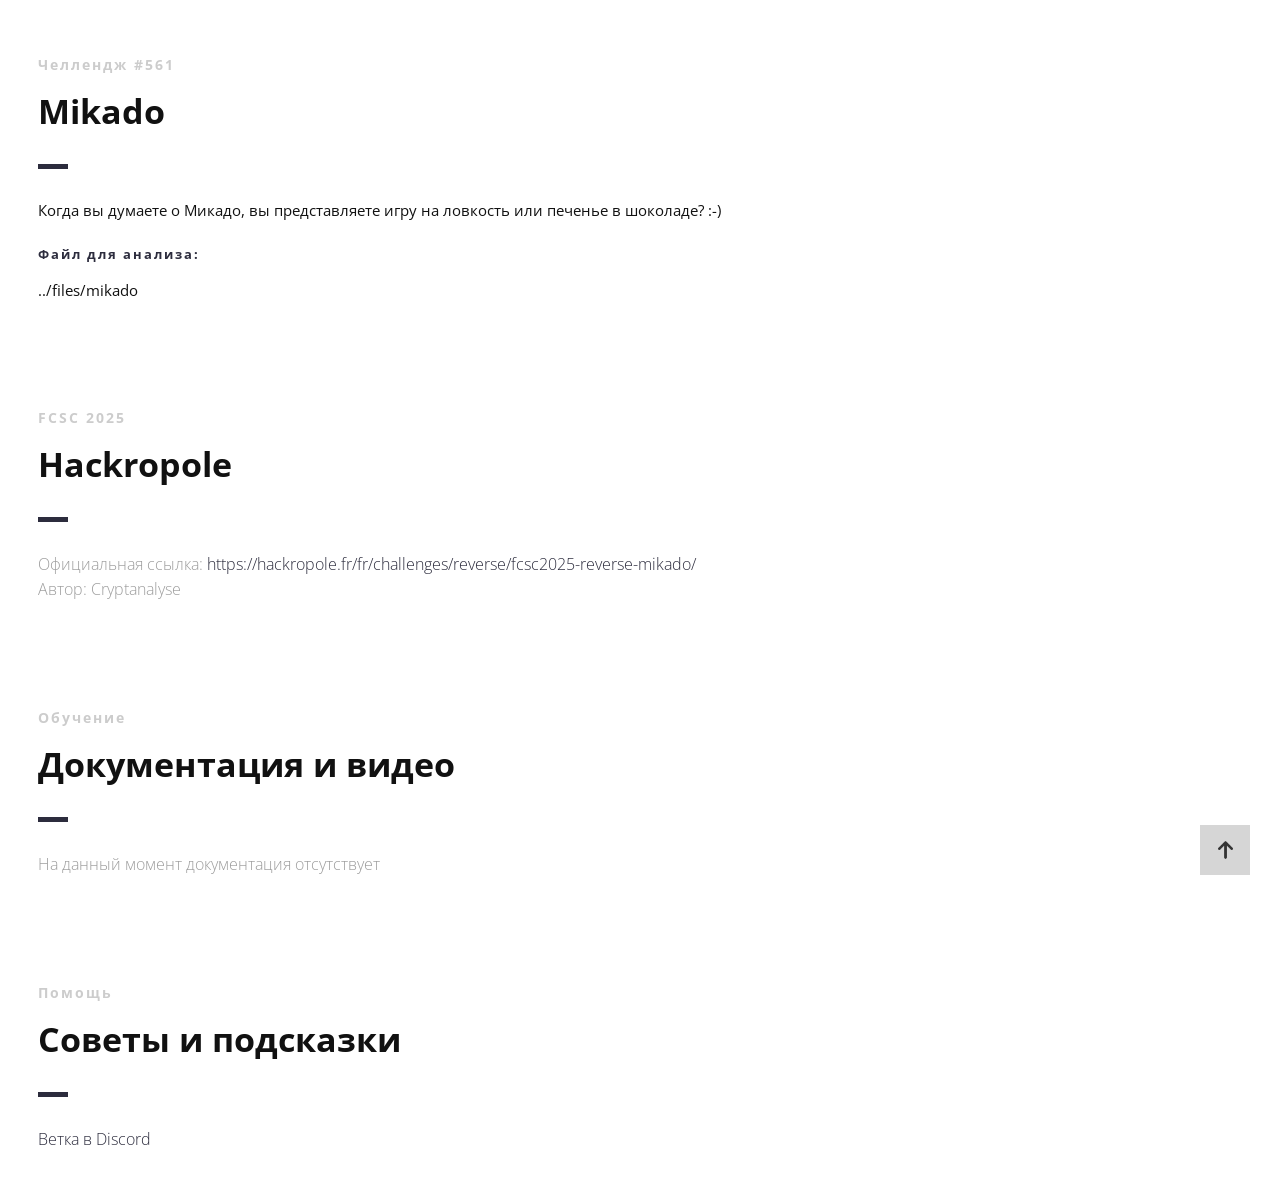
<file: presentation/index_ru.html>
<!DOCTYPE html>
<html lang="ru">

<head>
    <meta charset="UTF-8">
    <!--Page Title-->
    <title>Hack-Oeil - CTF от Cyrhades</title>
    <!--Meta Keywords and Description-->
    <meta name="keywords" content="">
    <meta name="description" content="">
    <meta name="viewport" content="width=device-width, initial-scale=1.0, user-scalable=no" />
    <link rel="shortcut icon" href="./assets/images/favicon.ico" title="Favicon" />
    <link rel="stylesheet" href="./assets/css/style.css">
    <link href='https://fonts.googleapis.com/css?family=Open+Sans:400,300,600,700,800' rel='stylesheet' type='text/css'>
    <script src="./assets/js/highlight.min.js"></script>
    <script>
        document.addEventListener('DOMContentLoaded', () => {
            // Проверяет, находится ли окно во фрейме iframe
            if (window.self !== window.top) {
                document.querySelectorAll('a').forEach((link) => {
                    link.addEventListener('click', (event) => {
                        const a = event.target.closest('a[href^="http"]');
                        if (a) {
                            event.preventDefault();
                            window.parent.postMessage({
                                type: "open-external",
                                url: a.href
                            }, "*");
                        }
                    });
                });
            }
            // Включает подсветку синтаксиса:
            if (window.hljs) {
                hljs.highlightAll();
            } else {
                console.error("Highlight.js не загружен!");
            }
        });
    </script>
</head>

<body>

    <div id="wrapper">
        <!--Main Content Area-->
        <main id="content">
            <!--Ctf-->
            <section class="ctf scrollto">
                <article class="row clearfix">
                    <div class="col-1">
                        <div class="section-heading">
                            <h3>Челлендж #561</h3>
                            <h2 class="section-title">Mikado</h2>
                            <p>
Когда вы думаете о Микадо, вы представляете игру на ловкость или печенье в шоколаде? :-)
                            </p>
                            <h4>Файл для анализа:</h4>
                            <p>../files/mikado</p>
                        </div>
                    </div>
                </article>

                <article class="row clearfix">
                    <div class="col-1">
                        <div class="section-heading">
                            <h3>FCSC 2025</h3>
                            <h2 class="section-title">Hackropole</h2>
                            <p class="section-subtitle">
                                Официальная ссылка:
                                <a target="_blank" href="https://hackropole.fr/fr/challenges/reverse/fcsc2025-reverse-mikado/">https://hackropole.fr/fr/challenges/reverse/fcsc2025-reverse-mikado/</a>
                                <br />
                                Автор: Cryptanalyse
                            </p>
                        </div>
                    </div>
                </article>

                <article class="row clearfix">
                    <div class="col-1">
                        <div class="section-heading">
                            <h3>Обучение</h3>
                            <h2 class="section-title">Документация и видео</h2>
                            <p class="section-subtitle">
                                На данный момент документация отсутствует
                            </p>
                        </div>
                    </div>
                </article>

                <article class="row clearfix">
                    <div class="col-1">
                        <div class="section-heading">
                            <h3>Помощь</h3>
                            <h2 class="section-title">Советы и подсказки</h2>
                            <p class="section-subtitle">
                                <a target="_blank"
                                    href="https://discord.com/channels/1175764392307077120/1175764601716092948">Ветка в Discord</a>
                            </p>
                        </div>
                    </div>
                </article>
            </section>
            <!--End of Ctf-->
        </main>
        <!--End Main Content Area-->

        <a id="scrollUp" href="#wrapper" style="position: fixed; z-index: 1000;"
            aria-label="Наверх страницы" title="Наверх сайта"></a>
    </div>
</body>

</html>
</file>
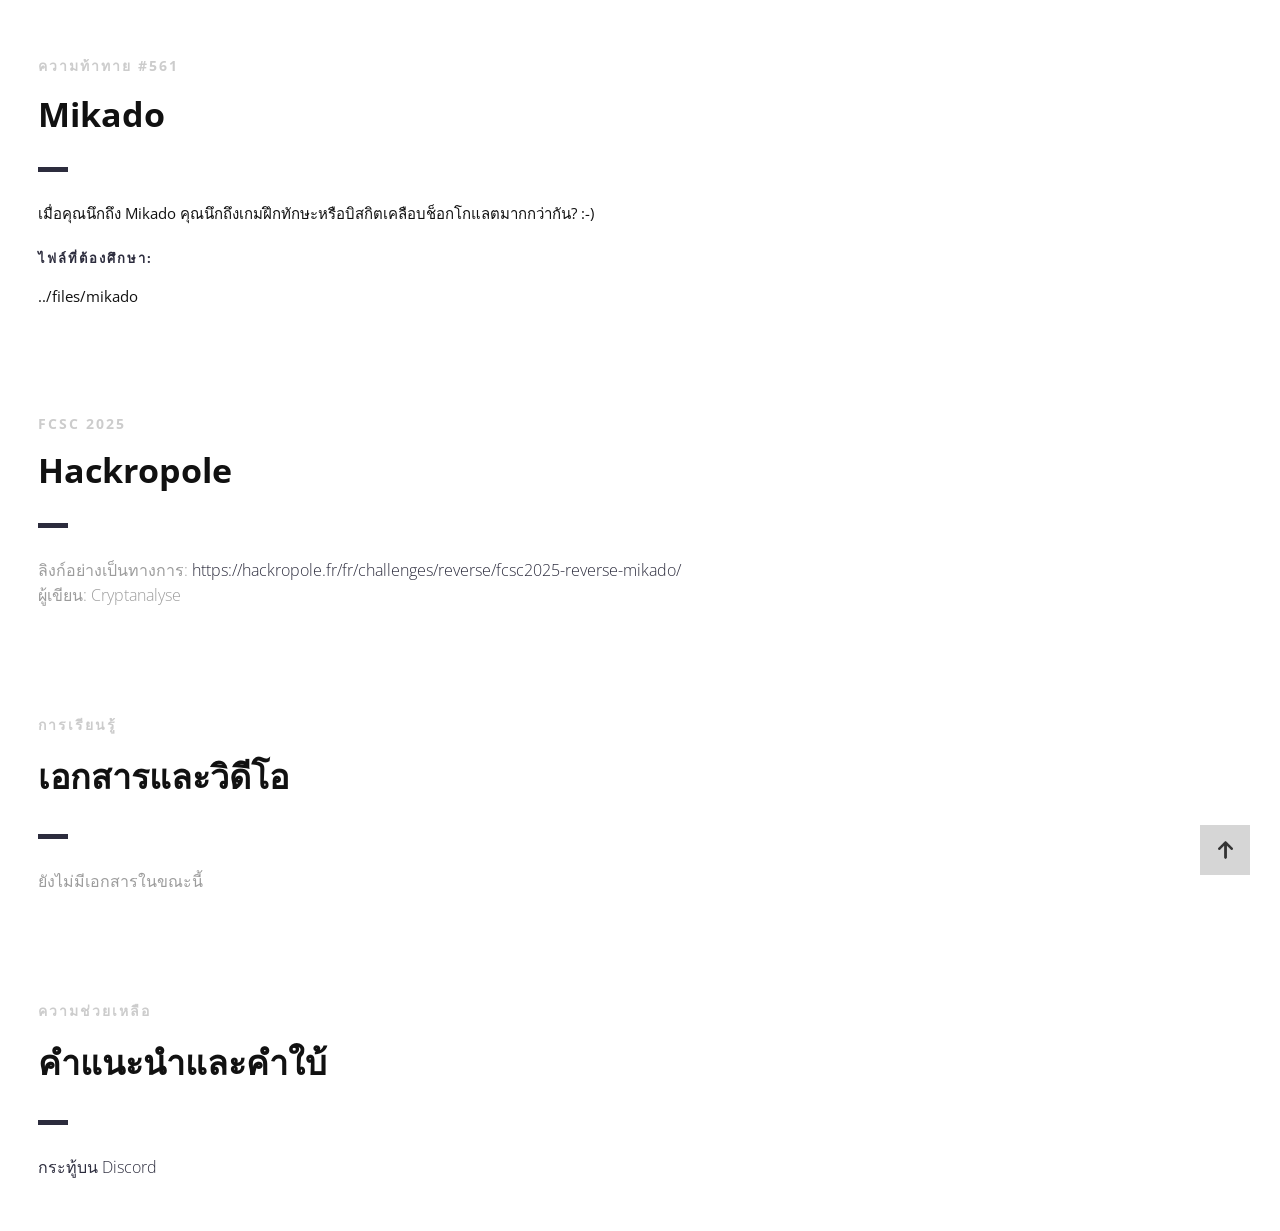
<file: presentation/index_th.html>
<!DOCTYPE html>
<html lang="th">

<head>
    <meta charset="UTF-8">
    <!--Page Title-->
    <title>Hack-Oeil - CTF ของ Cyrhades</title>
    <!--Meta Keywords and Description-->
    <meta name="keywords" content="">
    <meta name="description" content="">
    <meta name="viewport" content="width=device-width, initial-scale=1.0, user-scalable=no" />
    <link rel="shortcut icon" href="./assets/images/favicon.ico" title="Favicon" />
    <link rel="stylesheet" href="./assets/css/style.css">
    <link href='https://fonts.googleapis.com/css?family=Open+Sans:400,300,600,700,800' rel='stylesheet' type='text/css'>
    <script src="./assets/js/highlight.min.js"></script>
    <script>
        document.addEventListener('DOMContentLoaded', () => {
            // ตรวจสอบว่าหน้าต่างอยู่ใน iframe หรือไม่
            if (window.self !== window.top) {
                document.querySelectorAll('a').forEach((link) => {
                    link.addEventListener('click', (event) => {
                        const a = event.target.closest('a[href^="http"]');
                        if (a) {
                            event.preventDefault();
                            window.parent.postMessage({
                                type: "open-external",
                                url: a.href
                            }, "*");
                        }
                    });
                });
            }
            // เปิดใช้งานการเน้นไวยากรณ์:
            if (window.hljs) {
                hljs.highlightAll();
            } else {
                console.error("Highlight.js ยังไม่ได้โหลด!");
            }
        });
    </script>
</head>

<body>

    <div id="wrapper">
        <!--Main Content Area-->
        <main id="content">
            <!--Ctf-->
            <section class="ctf scrollto">
                <article class="row clearfix">
                    <div class="col-1">
                        <div class="section-heading">
                            <h3>ความท้าทาย #561</h3>
                            <h2 class="section-title">Mikado</h2>
                            <p>
เมื่อคุณนึกถึง Mikado คุณนึกถึงเกมฝึกทักษะหรือบิสกิตเคลือบช็อกโกแลตมากกว่ากัน? :-)
                            </p>
                            <h4>ไฟล์ที่ต้องศึกษา:</h4>
                            <p>../files/mikado</p>
                        </div>
                    </div>
                </article>

                <article class="row clearfix">
                    <div class="col-1">
                        <div class="section-heading">
                            <h3>FCSC 2025</h3>
                            <h2 class="section-title">Hackropole</h2>
                            <p class="section-subtitle">
                                ลิงก์อย่างเป็นทางการ:
                                <a target="_blank" href="https://hackropole.fr/fr/challenges/reverse/fcsc2025-reverse-mikado/">https://hackropole.fr/fr/challenges/reverse/fcsc2025-reverse-mikado/</a>
                                <br />
                                ผู้เขียน: Cryptanalyse
                            </p>
                        </div>
                    </div>
                </article>

                <article class="row clearfix">
                    <div class="col-1">
                        <div class="section-heading">
                            <h3>การเรียนรู้</h3>
                            <h2 class="section-title">เอกสารและวิดีโอ</h2>
                            <p class="section-subtitle">
                                ยังไม่มีเอกสารในขณะนี้
                            </p>
                        </div>
                    </div>
                </article>

                <article class="row clearfix">
                    <div class="col-1">
                        <div class="section-heading">
                            <h3>ความช่วยเหลือ</h3>
                            <h2 class="section-title">คำแนะนำและคำใบ้</h2>
                            <p class="section-subtitle">
                                <a target="_blank"
                                    href="https://discord.com/channels/1175764392307077120/1175764601716092948">กระทู้บน Discord</a>
                            </p>
                        </div>
                    </div>
                </article>
            </section>
            <!--End of Ctf-->
        </main>
        <!--End Main Content Area-->

        <a id="scrollUp" href="#wrapper" style="position: fixed; z-index: 1000;"
            aria-label="กลับสู่ด้านบนของหน้า" title="กลับสู่ด้านบนของเว็บไซต์"></a>
    </div>
</body>

</html>
</file>
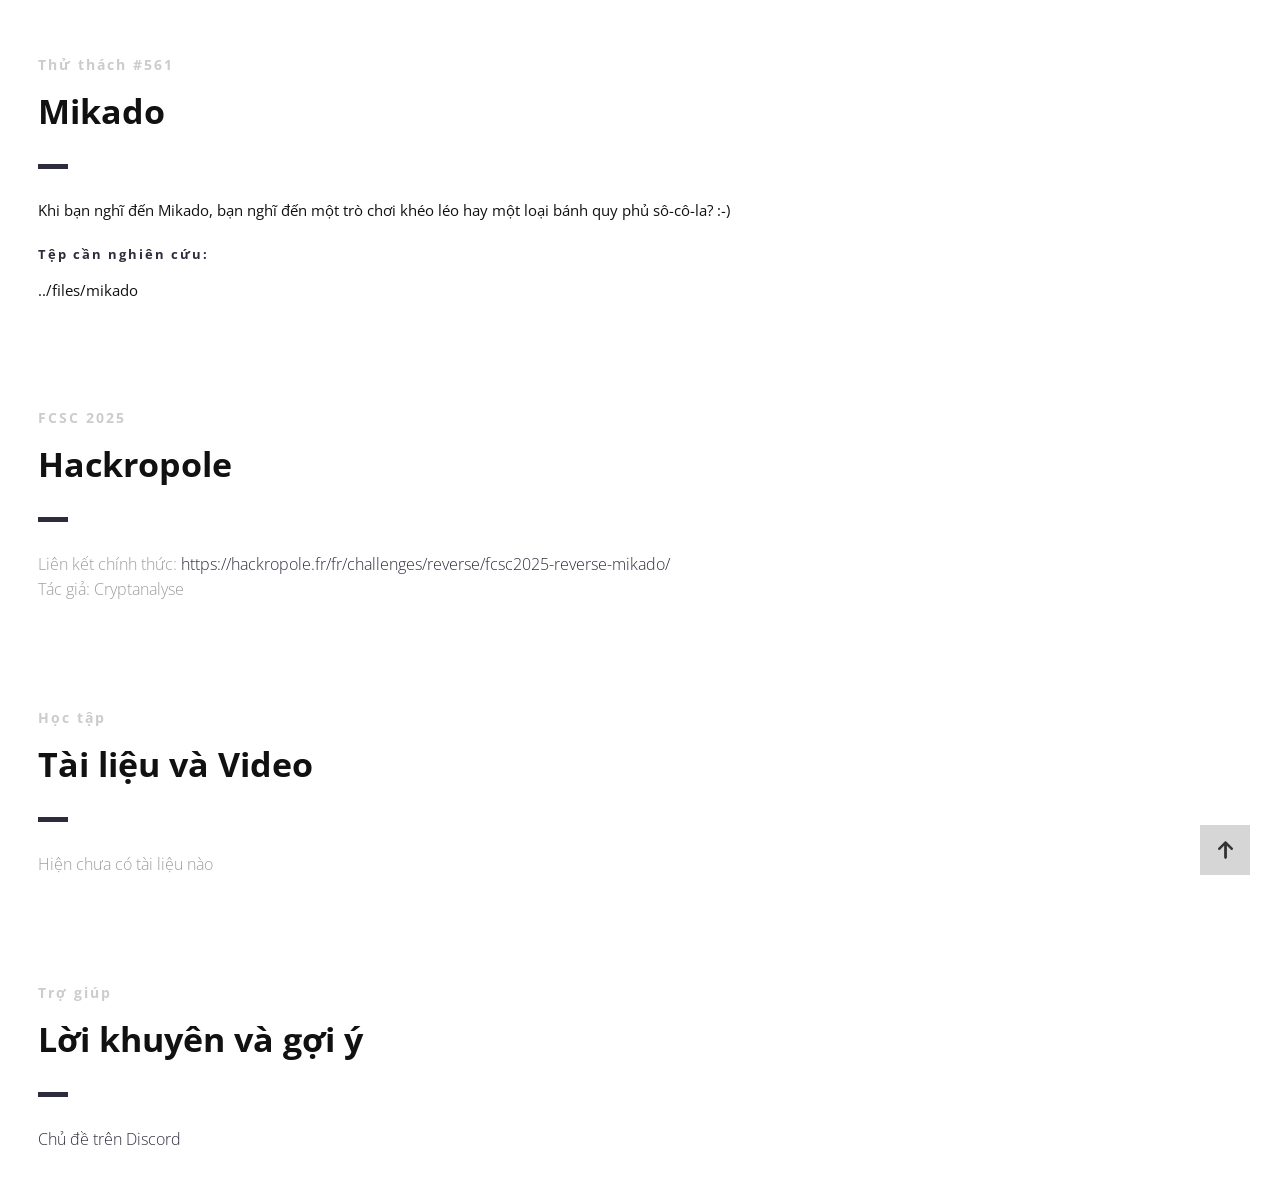
<file: presentation/index_vi.html>
<!DOCTYPE html>
<html lang="vi">

<head>
    <meta charset="UTF-8">
    <!--Page Title-->
    <title>Hack-Oeil - Các CTF của Cyrhades</title>
    <!--Meta Keywords and Description-->
    <meta name="keywords" content="">
    <meta name="description" content="">
    <meta name="viewport" content="width=device-width, initial-scale=1.0, user-scalable=no" />
    <link rel="shortcut icon" href="./assets/images/favicon.ico" title="Favicon" />
    <link rel="stylesheet" href="./assets/css/style.css">
    <link href='https://fonts.googleapis.com/css?family=Open+Sans:400,300,600,700,800' rel='stylesheet' type='text/css'>
    <script src="./assets/js/highlight.min.js"></script>
    <script>
        document.addEventListener('DOMContentLoaded', () => {
            // Kiểm tra xem cửa sổ có nằm trong iframe không
            if (window.self !== window.top) {
                document.querySelectorAll('a').forEach((link) => {
                    link.addEventListener('click', (event) => {
                        const a = event.target.closest('a[href^="http"]');
                        if (a) {
                            event.preventDefault();
                            window.parent.postMessage({
                                type: "open-external",
                                url: a.href
                            }, "*");
                        }
                    });
                });
            }
            // Kích hoạt tô màu cú pháp:
            if (window.hljs) {
                hljs.highlightAll();
            } else {
                console.error("Highlight.js chưa được tải!");
            }
        });
    </script>
</head>

<body>

    <div id="wrapper">
        <!--Main Content Area-->
        <main id="content">
            <!--Ctf-->
            <section class="ctf scrollto">
                <article class="row clearfix">
                    <div class="col-1">
                        <div class="section-heading">
                            <h3>Thử thách #561</h3>
                            <h2 class="section-title">Mikado</h2>
                            <p>
Khi bạn nghĩ đến Mikado, bạn nghĩ đến một trò chơi khéo léo hay một loại bánh quy phủ sô-cô-la? :-)
                            </p>
                            <h4>Tệp cần nghiên cứu:</h4>
                            <p>../files/mikado</p>
                        </div>
                    </div>
                </article>

                <article class="row clearfix">
                    <div class="col-1">
                        <div class="section-heading">
                            <h3>FCSC 2025</h3>
                            <h2 class="section-title">Hackropole</h2>
                            <p class="section-subtitle">
                                Liên kết chính thức:
                                <a target="_blank" href="https://hackropole.fr/fr/challenges/reverse/fcsc2025-reverse-mikado/">https://hackropole.fr/fr/challenges/reverse/fcsc2025-reverse-mikado/</a>
                                <br />
                                Tác giả: Cryptanalyse
                            </p>
                        </div>
                    </div>
                </article>

                <article class="row clearfix">
                    <div class="col-1">
                        <div class="section-heading">
                            <h3>Học tập</h3>
                            <h2 class="section-title">Tài liệu và Video</h2>
                            <p class="section-subtitle">
                                Hiện chưa có tài liệu nào
                            </p>
                        </div>
                    </div>
                </article>

                <article class="row clearfix">
                    <div class="col-1">
                        <div class="section-heading">
                            <h3>Trợ giúp</h3>
                            <h2 class="section-title">Lời khuyên và gợi ý</h2>
                            <p class="section-subtitle">
                                <a target="_blank"
                                    href="https://discord.com/channels/1175764392307077120/1175764601716092948">Chủ đề trên Discord</a>
                            </p>
                        </div>
                    </div>
                </article>
            </section>
            <!--End of Ctf-->
        </main>
        <!--End Main Content Area-->

        <a id="scrollUp" href="#wrapper" style="position: fixed; z-index: 1000;"
            aria-label="Cuộn lên đầu trang" title="Cuộn lên đầu trang"></a>
    </div>
</body>

</html>
</file>
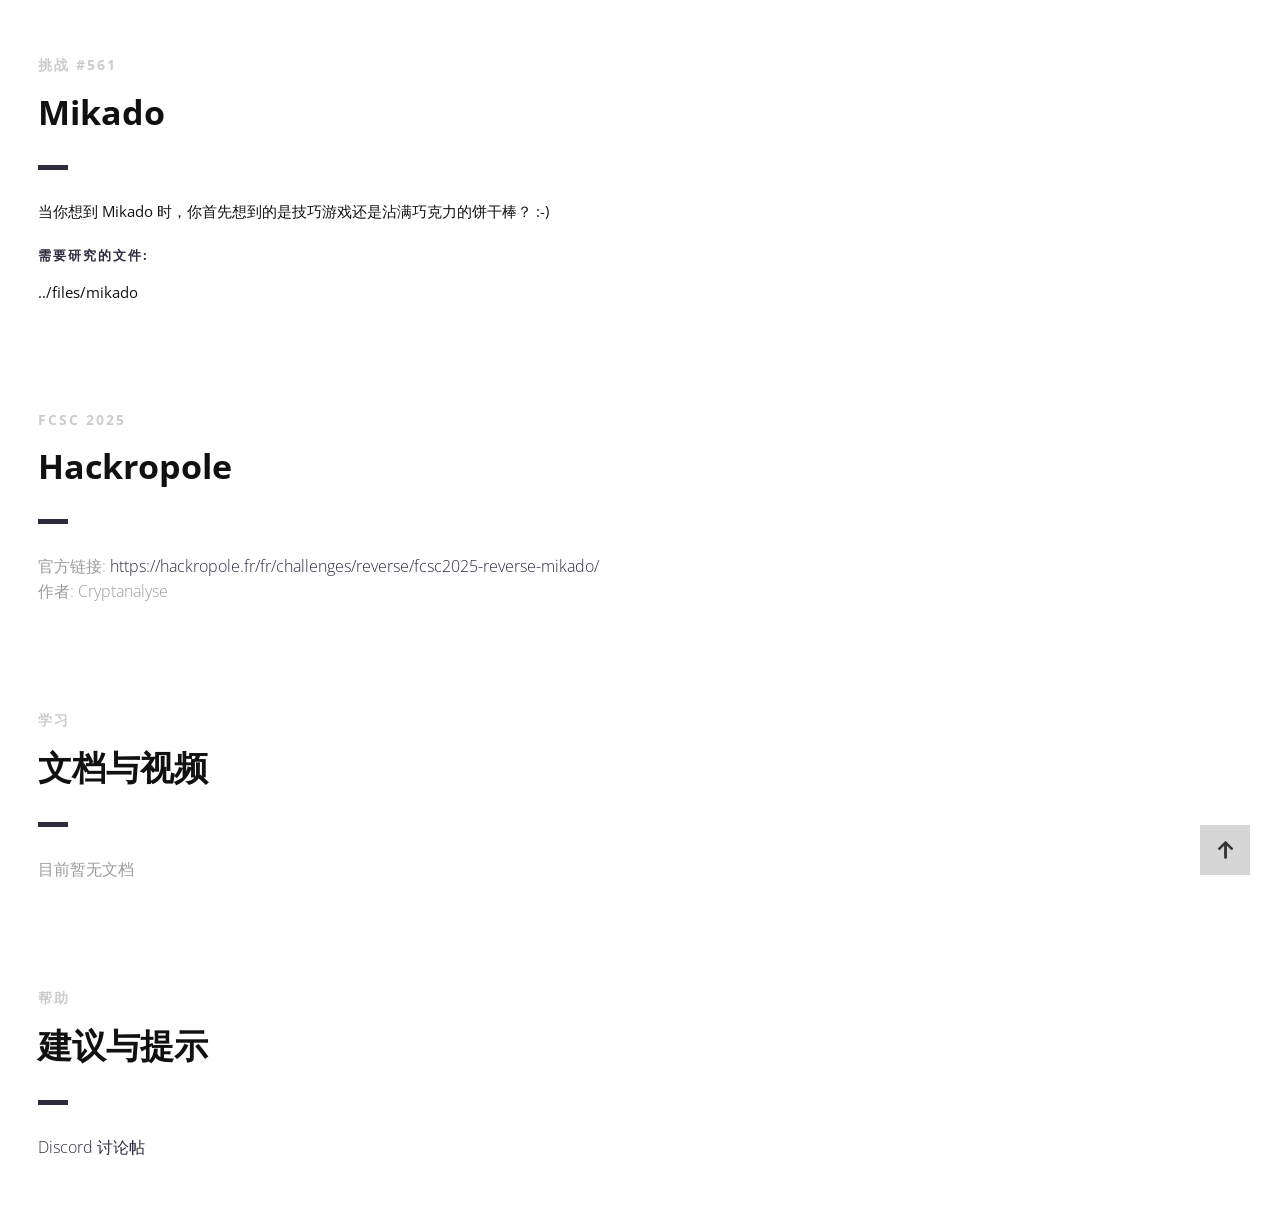
<file: presentation/index_zh.html>
<!DOCTYPE html>
<html lang="zh">

<head>
    <meta charset="UTF-8">
    <!--Page Title-->
    <title>Hack-Oeil - Cyrhades 的 CTF</title>
    <!--Meta Keywords and Description-->
    <meta name="keywords" content="">
    <meta name="description" content="">
    <meta name="viewport" content="width=device-width, initial-scale=1.0, user-scalable=no" />
    <link rel="shortcut icon" href="./assets/images/favicon.ico" title="Favicon" />
    <link rel="stylesheet" href="./assets/css/style.css">
    <link href='https://fonts.googleapis.com/css?family=Open+Sans:400,300,600,700,800' rel='stylesheet' type='text/css'>
    <script src="./assets/js/highlight.min.js"></script>
    <script>
        document.addEventListener('DOMContentLoaded', () => {
            // 检查窗口是否在 iframe 中
            if (window.self !== window.top) {
                document.querySelectorAll('a').forEach((link) => {
                    link.addEventListener('click', (event) => {
                        const a = event.target.closest('a[href^="http"]');
                        if (a) {
                            event.preventDefault();
                            window.parent.postMessage({
                                type: "open-external",
                                url: a.href
                            }, "*");
                        }
                    });
                });
            }
            // 启用语法高亮:
            if (window.hljs) {
                hljs.highlightAll();
            } else {
                console.error("Highlight.js 未加载！");
            }
        });
    </script>
</head>

<body>

    <div id="wrapper">
        <!--Main Content Area-->
        <main id="content">
            <!--Ctf-->
            <section class="ctf scrollto">
                <article class="row clearfix">
                    <div class="col-1">
                        <div class="section-heading">
                            <h3>挑战 #561</h3>
                            <h2 class="section-title">Mikado</h2>
                            <p>
当你想到 Mikado 时，你首先想到的是技巧游戏还是沾满巧克力的饼干棒？ :-)
                            </p>
                            <h4>需要研究的文件:</h4>
                            <p>../files/mikado</p>
                        </div>
                    </div>
                </article>

                <article class="row clearfix">
                    <div class="col-1">
                        <div class="section-heading">
                            <h3>FCSC 2025</h3>
                            <h2 class="section-title">Hackropole</h2>
                            <p class="section-subtitle">
                                官方链接:
                                <a target="_blank" href="https://hackropole.fr/fr/challenges/reverse/fcsc2025-reverse-mikado/">https://hackropole.fr/fr/challenges/reverse/fcsc2025-reverse-mikado/</a>
                                <br />
                                作者: Cryptanalyse
                            </p>
                        </div>
                    </div>
                </article>

                <article class="row clearfix">
                    <div class="col-1">
                        <div class="section-heading">
                            <h3>学习</h3>
                            <h2 class="section-title">文档与视频</h2>
                            <p class="section-subtitle">
                                目前暂无文档
                            </p>
                        </div>
                    </div>
                </article>

                <article class="row clearfix">
                    <div class="col-1">
                        <div class="section-heading">
                            <h3>帮助</h3>
                            <h2 class="section-title">建议与提示</h2>
                            <p class="section-subtitle">
                                <a target="_blank"
                                    href="https://discord.com/channels/1175764392307077120/1175764601716092948">Discord 讨论帖</a>
                            </p>
                        </div>
                    </div>
                </article>
            </section>
            <!--End of Ctf-->
        </main>
        <!--End Main Content Area-->

        <a id="scrollUp" href="#wrapper" style="position: fixed; z-index: 1000;"
            aria-label="回到顶部" title="回到网站顶部"></a>
    </div>
</body>

</html>
</file>
<file: presentation/assets/css/style.css>
*,
*:before,
*:after {
    -webkit-box-sizing: border-box;
    -moz-box-sizing: border-box;
    box-sizing: border-box;
}

body,
div,
dl,
dt,
dd,
ul,
ol,
li,
h1,
h2,
h3,
h4,
h5,
h6,
pre,
form,
blockquote,
th,
td {
    margin: 0;
    padding: 0;
    direction: ltr;
}

body {
    margin: 0;
    padding: 0;
    -webkit-font-smoothing: antialiased;
    overflow-x: hidden;
}

p {
    line-height: 25px;
}

code:not([class*="language"]) {
    color: #DE3384;
}

pre {
    width: 600px;
    max-width: 100%;
    overflow-x: auto;
    white-space: pre;
    background: #eee;
    padding: 10px;
    border-radius: 8px;
}

.row img {
    height: auto;
    max-width: 100%;
}

a {
    text-decoration: none;
    line-height: inherit;
    -webkit-transition: opacity 0.3s ease-out;
    -moz-transition: opacity 0.3s ease-out;
    -o-transition: opacity 0.3s ease-out;
    transition: opacity 0.3s ease-out;
}

iframe {
    border: 0 !important;
}

section {
    clear: both;
    overflow: hidden;
}

.row {
    max-width: 1245px;
    margin: 0 auto;
    padding: 25px 0 0 0;
    position: relative;
}

.no-padding-bottom .row,
.no-padding-bottom div,
.no-padding-bottom.row {
    padding-bottom: 0;
}

.no-padding-top.row,
.no-padding-top div {
    padding-top: 0;
}

.big-padding-top {
    padding-top: 75px !important;
}

.big-padding-bottom {
    padding-bottom: 85px !important;
}

[class*='col-'] {
    float: left;
    padding: 20px;
}

.clearfix:after {
    content: "";
    display: table;
    clear: both;
}

h1 {
    padding: 20px 0;
}

h2 {
    padding: 14px 0;
}

h3 {
    padding: 10px 0;
}

h4 {
    padding: 7px 0;
}

h5 {
    padding: 7px 0;
}

h6 {
    padding: 7px 0;
}

.text-left {
    text-align: left;
}

.text-center {
    text-align: center;
}

.text-right {
    text-align: right;
}

.section-heading {
    padding: 0 0 15px 0;
}

.section-subtitle {
    font-size: 18px;
    padding-top: 0;
}

.section-heading h3 {
    font-size: 14px;
    font-weight: bold;
    color: #ccc;
    letter-spacing: 2px;
    padding-bottom: 0;
}

.section-heading h4 {
    font-size: 13px;
    font-weight: bold;
    color: #2C2C3D;
    letter-spacing: 2px;
    padding-bottom: 0;
}

#scrollUp {
    bottom: 15px;
    right: 30px;
    width: 50px;
    height: 50px;
    margin-bottom: 10px;
    padding: 0 5px 20px 5px;
    background: #ccc;
    background-size: 30%;
    background-repeat: no-repeat;
    background-image: url('../images/arrow-up.png');
    background-position: center;
    -webkit-transition: margin-bottom 150ms linear;
    -moz-transition: margin-bottom 150ms linear;
    -o-transition: margin-bottom 150ms linear;
    transition: margin-bottom 150ms linear;
    opacity: 0.8;
}

#scrollUp:hover {
    margin-bottom: 25px;
}

.section-subtitle img {
    height: 32px;
    width: auto;
    vertical-align: middle;
}

.section-subtitle img.capture {
    width: 100%;
    height: auto;
    vertical-align: middle;
}

body {
    background: #fff;
}

a,
.la-ball-triangle-path {
    color: #2C2C3D;
}

a:hover,
#header.nav-solid nav a:hover {
    color: #2C2C3D;
}

.icon i {
    color: #2C2C3D;
}

#banner .section-heading:before,
.testimonial.classic footer:before {
    background: #2C2C3D;
}

.pricing-block-content:hover {
    border-color: #2C2C3D;
}

#header nav a,
#header i {
    color: #111;
}

#header.nav-solid,
#header.nav-solid a,
#header.nav-solid i,
#nav-mobile ul li a {
    color: #333;
}

#header.nav-solid .active {
    color: #2C2C3D;
    border-color: #2C2C3D;
}

.primary-color,
.featured .pricing {
    background-color: #2C2C3D;
}

.primary-color,
.primary-color .section-title,
.primary-color .section-subtitle,
.featured .pricing,
.featured .pricing p {
    color: #fff;
}

.section-heading h2:after {
    background: #2C2C3D;
    content: "";
    display: block;
    width: 30px;
    height: 5px;
    margin-top: 30px;
}

.text-center .section-heading h2:after {
    margin: 30px auto 25px auto;
}

.primary-color .icon i,
.primary-color i {
    color: #fff;
}

.secondary-color {
    background-color: #f5f5f5;
}

#banner {
    background: url("../images/banner-image-1.jpg") no-repeat center top;
    background-size: cover;
}

body {
    font-family: 'Open Sans', sans-serif, Arial, Helvetica;
    font-size: 15px;
    font-weight: normal;
    color: #111;
}

#banner h1 {
    font-family: 'Open Sans', sans-serif, Arial, Helvetica;
    font-size: 62px;
    line-height: 60px;
    font-weight: 800;
    color: #111;
}

#banner h2 {
    font-family: 'Open Sans', sans-serif, Arial, Helvetica;
    font-size: 18px;
    font-weight: 300;
    color: #111;
}

.section-title {
    font-family: 'Open Sans', sans-serif, Arial, Helvetica;
    font-size: 34px;
    font-weight: 700;
    color: #111;
}

.section-subtitle {
    font-family: 'Open Sans', sans-serif, Arial, Helvetica;
    font-size: 16px;
    font-weight: 300;
    color: #9c9c9c;
}

.testimonial q {
    font-family: 'Open Sans', sans-serif, Arial, Helvetica;
    font-size: 17px;
    font-weight: 300;
}

.testimonial.classic q,
.testimonial.classic footer {
    color: #111;
}

h1 {
    font-family: 'Open Sans', sans-serif, Arial, Helvetica;
    font-size: 40px;
    font-weight: 300;
    color: #111;
}

h2 {
    font-family: 'Open Sans', sans-serif, Arial, Helvetica;
    font-size: 34px;
    font-weight: 300;
    color: #111;
}

h3 {
    font-family: 'Open Sans', sans-serif, Arial, Helvetica;
    font-size: 30px;
    font-weight: 700;
    color: #111;
}

h4 {
    font-family: 'Open Sans', sans-serif, Arial, Helvetica;
    font-size: 18px;
    font-weight: 400;
    color: #111;
}

h5 {
    font-family: 'Open Sans', sans-serif, Arial, Helvetica;
    font-size: 16px;
    font-weight: 400;
    color: #111;
}

h6 {
    font-family: 'Open Sans', sans-serif, Arial, Helvetica;
    font-size: 14px;
    font-weight: 400;
    color: #111;
}

.button,
input[type="submit"] {
    font-family: 'Open Sans', sans-serif, Arial, Helvetica;
    font-size: 14px;
    font-weight: bold;
    color: #111;
}

.button,
input[type="submit"] {
    border-color: #111;
}

.button:hover,
input[type="submit"]:hover {
    border-color: #2C2C3D;
    color: #2C2C3D;
}

#banner .button {
    font-family: 'Open Sans', sans-serif, Arial, Helvetica;
    font-size: 16px;
    color: #111;
}

#banner .button {
    border-color: #111;
}

#banner .button:hover {
    color: #2C2C3D;
    border-color: #2C2C3D;
}

#landing-footer,
#landing-footer p,
#landing-footer a {
    font-family: 'Open Sans', sans-serif, Arial, Helvetica;
    font-size: 12px;
    font-weight: normal;
    color: #999;
}

#landing-footer i {
    color: #999;
}

/* RTL Support for Arabic */
html[dir="rtl"] body,
html[dir="rtl"] div,
html[dir="rtl"] dl,
html[dir="rtl"] dt,
html[dir="rtl"] dd,
html[dir="rtl"] ul,
html[dir="rtl"] ol,
html[dir="rtl"] li,
html[dir="rtl"] h1,
html[dir="rtl"] h2,
html[dir="rtl"] h3,
html[dir="rtl"] h4,
html[dir="rtl"] h5,
html[dir="rtl"] h6,
html[dir="rtl"] pre,
html[dir="rtl"] form,
html[dir="rtl"] blockquote,
html[dir="rtl"] th,
html[dir="rtl"] td,
html[dir="rtl"] p,
html[dir="rtl"] article,
html[dir="rtl"] section,
html[dir="rtl"] main {
    direction: rtl !important;
    text-align: right !important;
}

html[dir="rtl"] [class*='col-'] {
    float: right;
}
</file>
